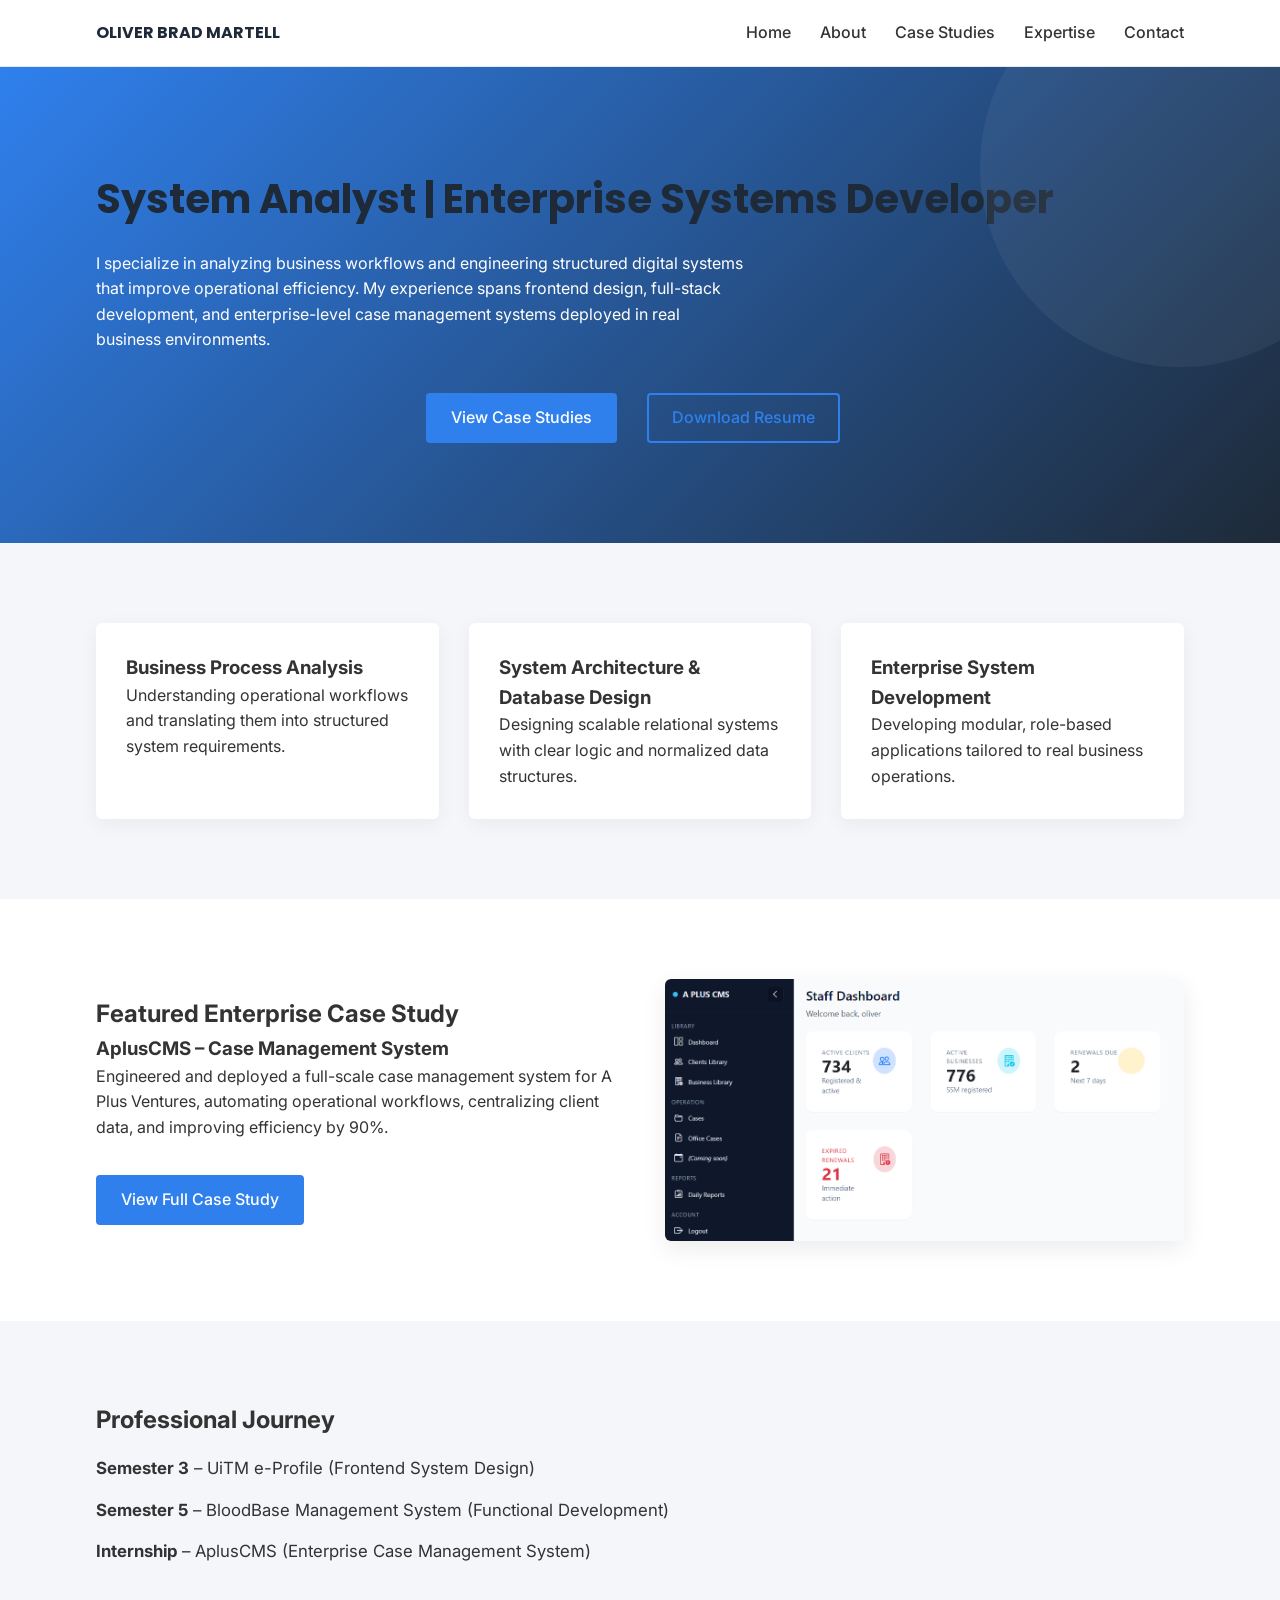
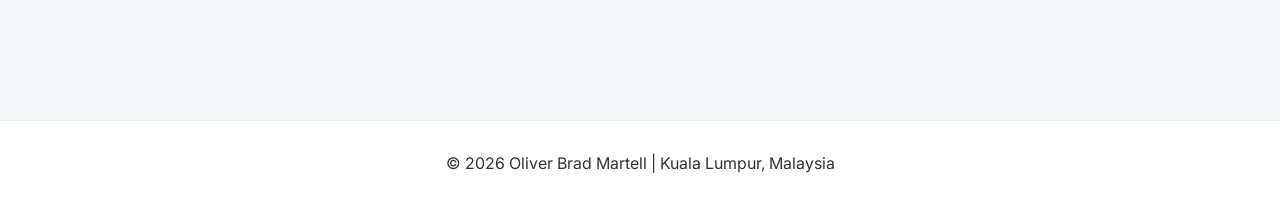
<file: index.html>
<!DOCTYPE html>
<html lang="en">

<head>
    <meta charset="UTF-8">
    <title>Oliver Brad Martell | System Analyst</title>
    <meta name="viewport" content="width=device-width, initial-scale=1.0">

    <!-- Google Fonts -->
    <link
        href="https://fonts.googleapis.com/css2?family=Poppins:wght@400;600;700&family=Inter:wght@300;400;500&display=swap"
        rel="stylesheet">

    <link rel="stylesheet" href="assets/css/style.css">
</head>

<body>

    <header>
        <div class="container nav-container">
            <div class="logo">OLIVER BRAD MARTELL</div>
            <nav>
                <a href="index.html">Home</a>
                <a href="about.html">About</a>
                <a href="case-studies.html">Case Studies</a>
                <a href="expertise.html">Expertise</a>
                <a href="contact.html">Contact</a>
            </nav>
        </div>
    </header>

    <section class="hero fade-in">
        <div class="container">
            <h1>System Analyst | Enterprise Systems Developer</h1>
            <p>
                I specialize in analyzing business workflows and engineering structured digital systems that improve
                operational efficiency.
                My experience spans frontend design, full-stack development, and enterprise-level case management
                systems deployed in real business environments.
            </p>
            <div class="hero-buttons">
                <a href="case-studies.html" class="btn-primary">View Case Studies</a>
                <a href="assets/resume/Oliver_Brad_Martell_Resume.pdf" 
                   class="btn btn-outline" 
                   target="_blank">
                   Download Resume
                </a>
            </div>
        </div>
    </section>

    <section class="focus-section">
        <div class="container focus-grid fade-in">
            <div class="focus-card">
                <h3>Business Process Analysis</h3>
                <p>Understanding operational workflows and translating them into structured system requirements.</p>
            </div>
            <div class="focus-card">
                <h3>System Architecture & Database Design</h3>
                <p>Designing scalable relational systems with clear logic and normalized data structures.</p>
            </div>
            <div class="focus-card">
                <h3>Enterprise System Development</h3>
                <p>Developing modular, role-based applications tailored to real business operations.</p>
            </div>
        </div>
    </section>

    <section class="featured-case fade-in">
        <div class="container featured-grid">
            <div>
                <h2>Featured Enterprise Case Study</h2>
                <h3>AplusCMS – Case Management System</h3>
                <p>
                    Engineered and deployed a full-scale case management system for A Plus Ventures,
                    automating operational workflows, centralizing client data, and improving efficiency by 90%.
                </p>
                <a href="case-apluscms.html" class="btn-primary">View Full Case Study</a>
            </div>
            <div class="placeholder-image">
                <a href="assets/images/AplusCMS_preview2.png" target="_blank">
                    <img src="assets/images/AplusCMS_preview2.png" alt="AplusCMS System Preview">
                </a>
            </div>
        </div>
    </section>

    <section class="timeline fade-in">
        <div class="container">
            <h2>Professional Journey</h2>
            <div class="timeline-item">
                <strong>Semester 3</strong> – UiTM e-Profile (Frontend System Design)
            </div>
            <div class="timeline-item">
                <strong>Semester 5</strong> – BloodBase Management System (Functional Development)
            </div>
            <div class="timeline-item">
                <strong>Internship</strong> – AplusCMS (Enterprise Case Management System)
            </div>
        </div>
    </section>

    <footer>
        <div class="container">
            <p>© 2026 Oliver Brad Martell | Kuala Lumpur, Malaysia</p>
        </div>
    </footer>

    <script>
        const faders = document.querySelectorAll('.fade-in');

        const appearOptions = {
            threshold: 0.2
        };

        const appearOnScroll = new IntersectionObserver(function (entries, appearOnScroll) {
            entries.forEach(entry => {
                if (!entry.isIntersecting) {
                    return;
                } else {
                    entry.target.classList.add('appear');
                    appearOnScroll.unobserve(entry.target);
                }
            });
        }, appearOptions);

        faders.forEach(fader => {
            appearOnScroll.observe(fader);
        });
    </script>

</body>


</html>
</file>
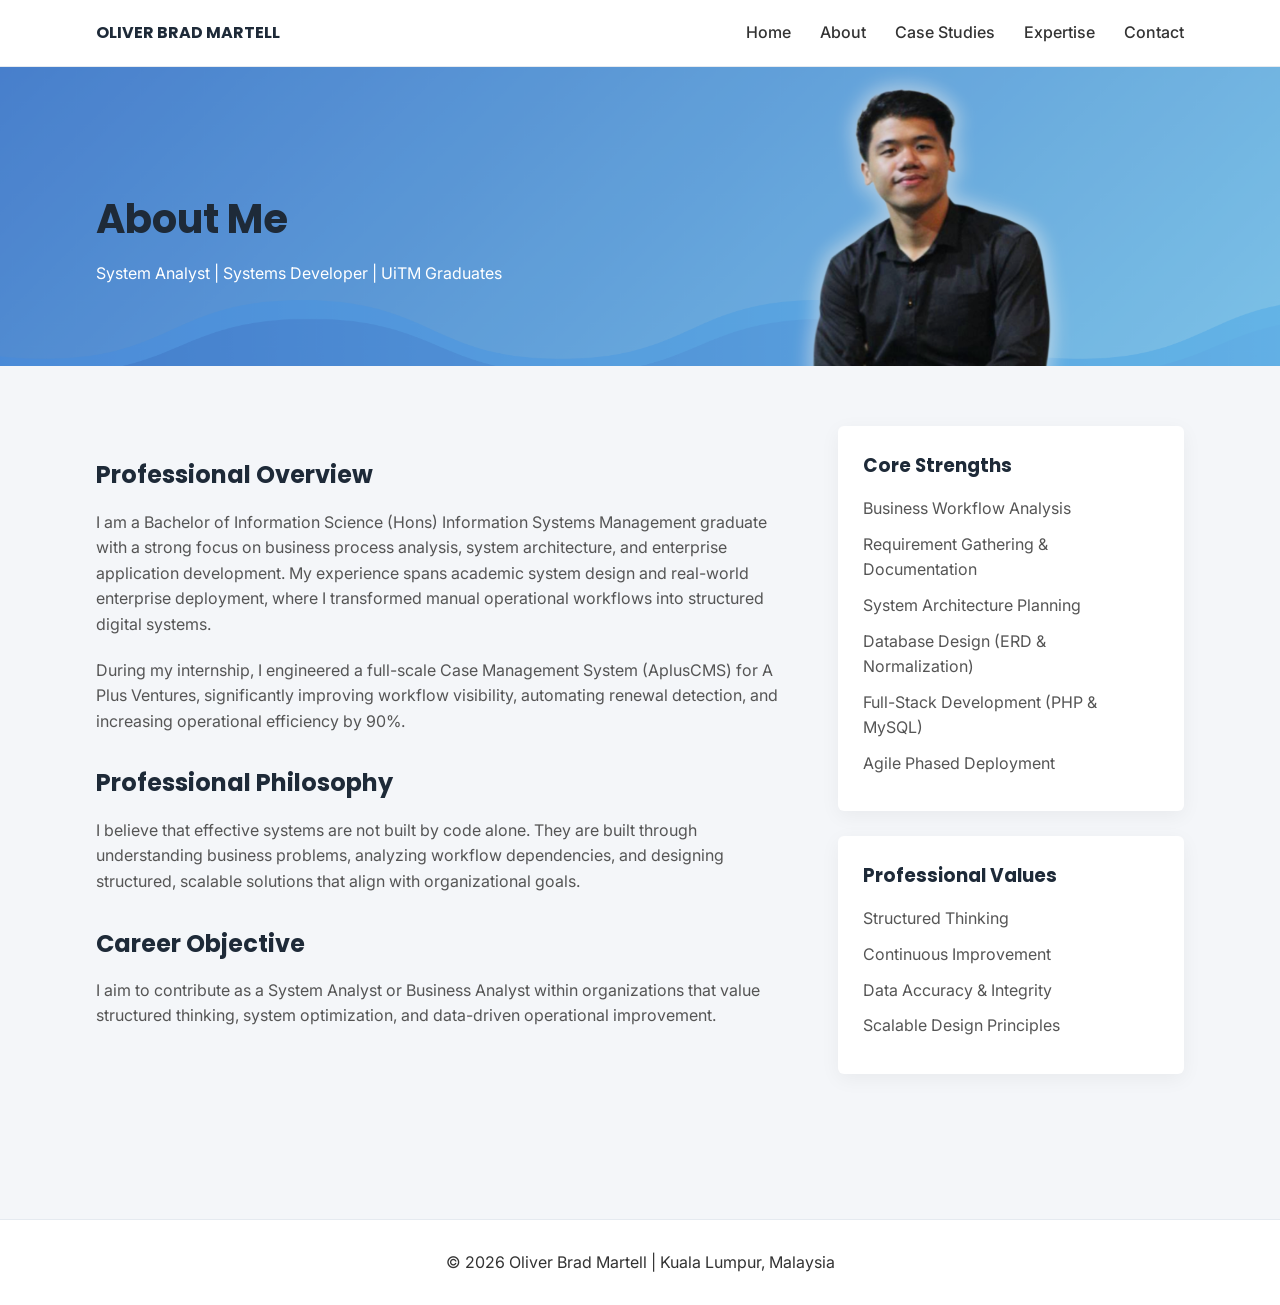
<file: about.html>
<!DOCTYPE html>
<html lang="en">

<head>
    <meta charset="UTF-8">
    <title>About | Oliver Brad Martell</title>
    <meta name="viewport" content="width=device-width, initial-scale=1.0">

    <link
        href="https://fonts.googleapis.com/css2?family=Poppins:wght@400;600;700&family=Inter:wght@300;400;500&display=swap"
        rel="stylesheet">
    <link rel="stylesheet" href="assets/css/style.css">
</head>

<body>

    <header>
        <div class="container nav-container">
            <div class="logo">OLIVER BRAD MARTELL</div>
            <nav>
                <a href="index.html">Home</a>
                <a href="about.html" class="active">About</a>
                <a href="case-studies.html">Case Studies</a>
                <a href="expertise.html">Expertise</a>
                <a href="contact.html">Contact</a>
            </nav>
        </div>
    </header>

    <section class="about-hero fade-in">
        <div class="container">
            <h1>About Me</h1>
            <p class="about-subtext">
                System Analyst | Systems Developer | UiTM Graduates
            </p>
        </div>
    </section>

    <section class="about-content fade-in">
        <div class="container about-grid">

            <div class="about-text">
                <h2>Professional Overview</h2>
                <p>
                    I am a Bachelor of Information Science (Hons) Information Systems Management graduate with a strong
                    focus on business process
                    analysis, system architecture, and enterprise application development.
                    My experience spans academic system design and real-world enterprise deployment, where I transformed
                    manual operational workflows into structured digital systems.
                </p>

                <p>
                    During my internship, I engineered a full-scale Case Management System (AplusCMS) for A Plus
                    Ventures, significantly improving workflow visibility, automating renewal detection, and increasing
                    operational efficiency by 90%.
                </p>

                <h2>Professional Philosophy</h2>
                <p>
                    I believe that effective systems are not built by code alone.
                    They are built through understanding business problems, analyzing workflow dependencies, and
                    designing structured, scalable solutions that align with organizational goals.
                </p>

                <h2>Career Objective</h2>
                <p>
                    I aim to contribute as a System Analyst or Business Analyst within organizations that value
                    structured thinking, system optimization, and data-driven operational improvement.
                </p>
            </div>

            <div class="about-highlight">
                <div class="highlight-card">
                    <h3>Core Strengths</h3>
                    <ul>
                        <li>Business Workflow Analysis</li>
                        <li>Requirement Gathering & Documentation</li>
                        <li>System Architecture Planning</li>
                        <li>Database Design (ERD & Normalization)</li>
                        <li>Full-Stack Development (PHP & MySQL)</li>
                        <li>Agile Phased Deployment</li>
                    </ul>
                </div>

                <div class="highlight-card">
                    <h3>Professional Values</h3>
                    <ul>
                        <li>Structured Thinking</li>
                        <li>Continuous Improvement</li>
                        <li>Data Accuracy & Integrity</li>
                        <li>Scalable Design Principles</li>
                    </ul>
                </div>
            </div>

        </div>
    </section>

    <footer>
        <div class="container">
            <p>© 2026 Oliver Brad Martell | Kuala Lumpur, Malaysia</p>
        </div>
    </footer>

    <script>
        const faders = document.querySelectorAll('.fade-in');

        const appearOptions = {
            threshold: 0.2
        };

        const appearOnScroll = new IntersectionObserver(function (entries, appearOnScroll) {
            entries.forEach(entry => {
                if (!entry.isIntersecting) {
                    return;
                } else {
                    entry.target.classList.add('appear');
                    appearOnScroll.unobserve(entry.target);
                }
            });
        }, appearOptions);

        faders.forEach(fader => {
            appearOnScroll.observe(fader);
        });
    </script>

</body>


</html>
</file>
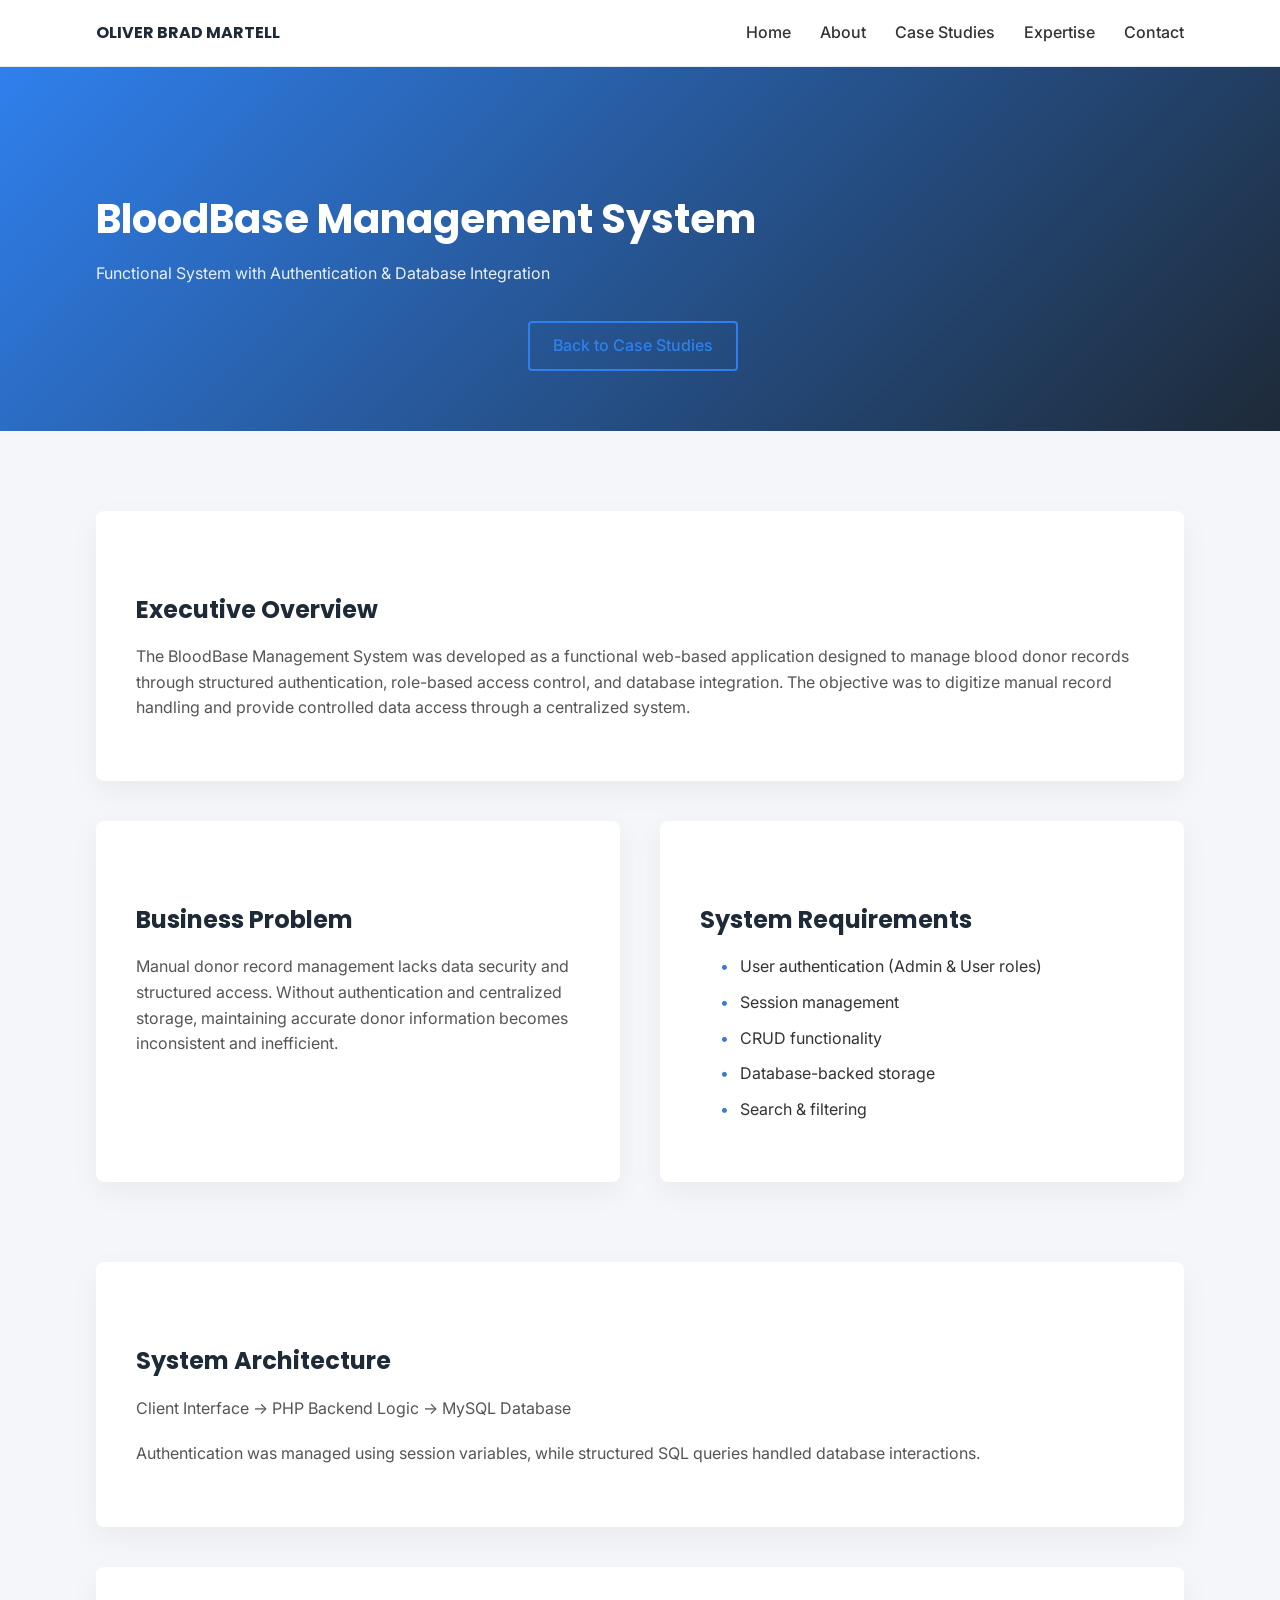
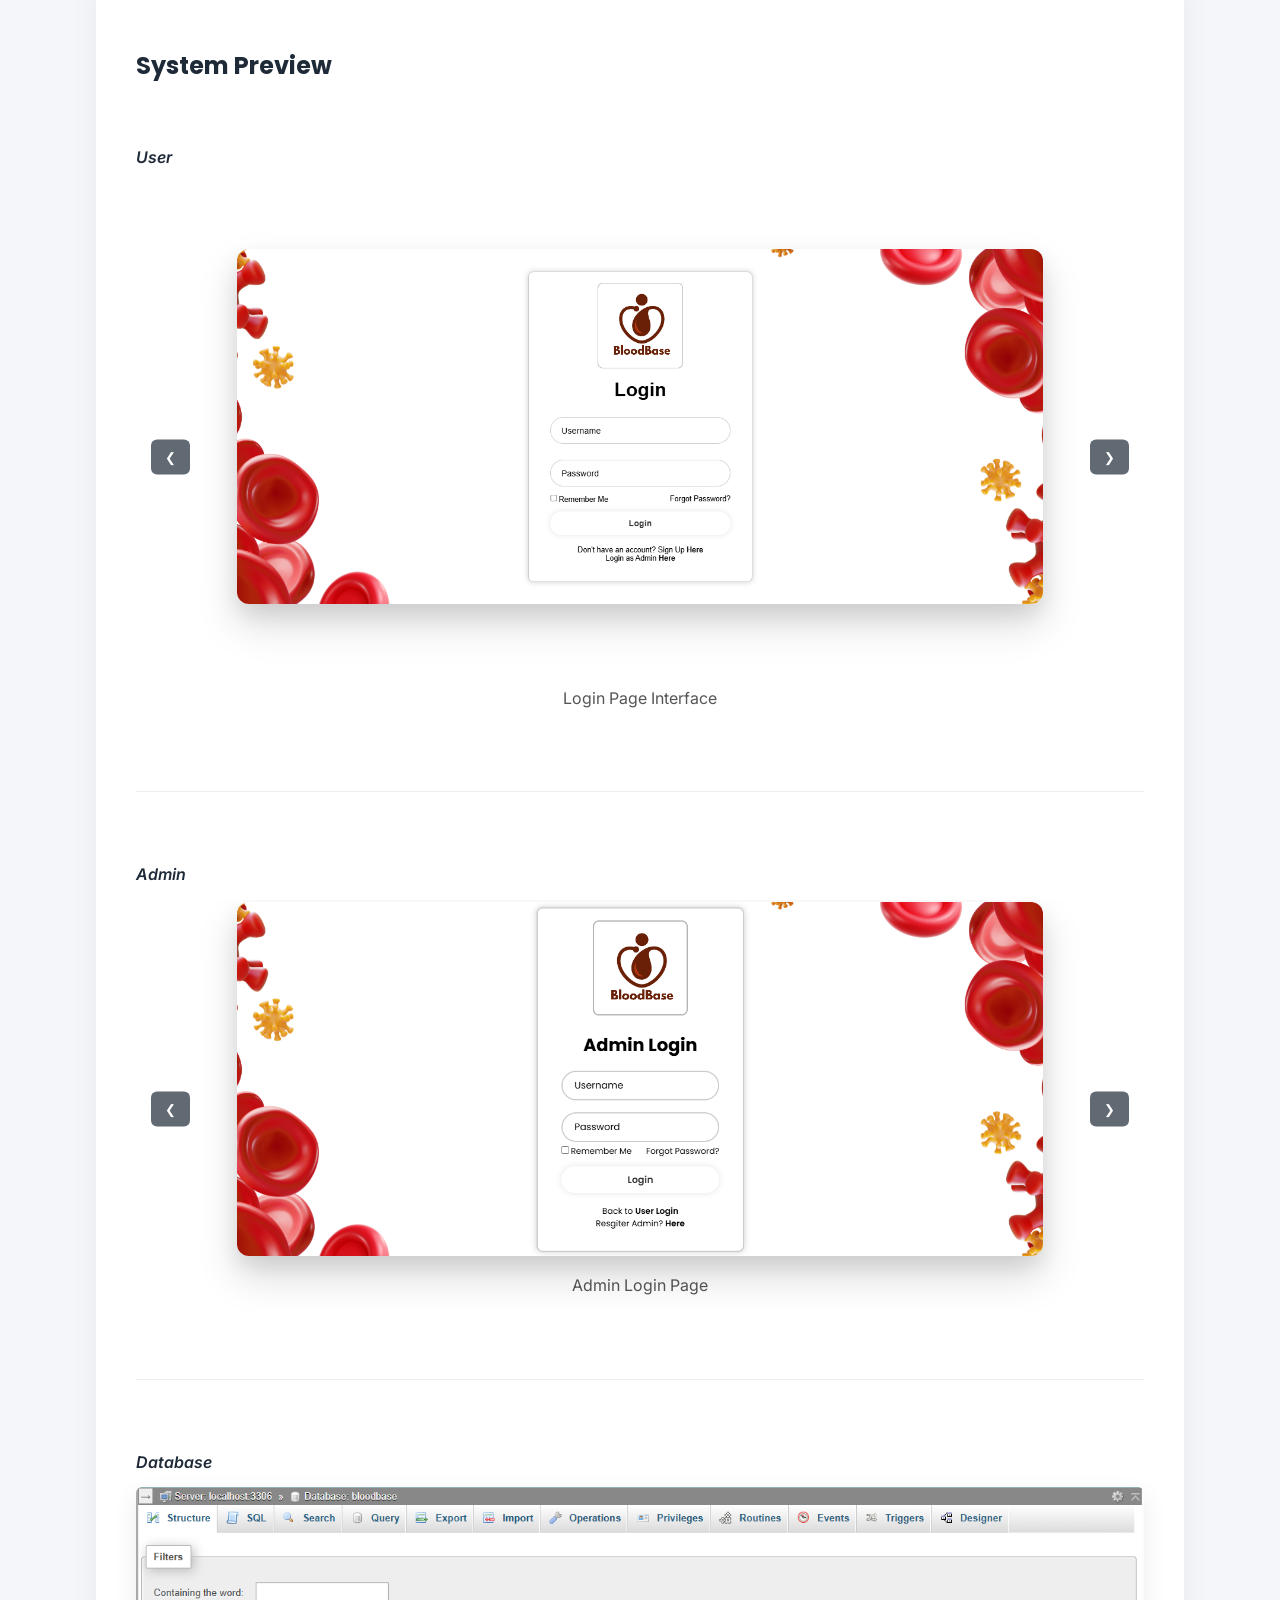
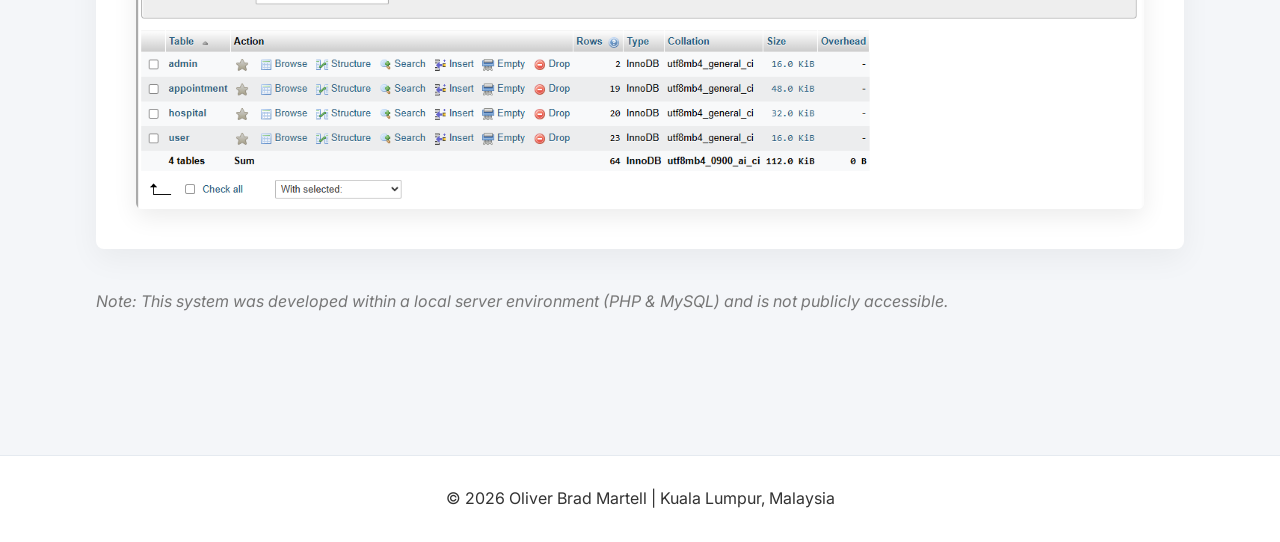
<file: case-bloodbase.html>
<!DOCTYPE html>
<html lang="en">

<head>
    <meta charset="UTF-8">
    <title>BloodBase Management System | Case Study</title>
    <meta name="viewport" content="width=device-width, initial-scale=1.0">

    <link
        href="https://fonts.googleapis.com/css2?family=Poppins:wght@400;600;700&family=Inter:wght@300;400;500&display=swap"
        rel="stylesheet">
    <link rel="stylesheet" href="assets/css/style.css">
</head>

<body>

    <header>
        <div class="container nav-container">
            <div class="logo">OLIVER BRAD MARTELL</div>
            <nav>
                <a href="index.html">Home</a>
                <a href="about.html">About</a>
                <a href="case-studies.html">Case Studies</a>
                <a href="expertise.html">Expertise</a>
                <a href="contact.html">Contact</a>
            </nav>
        </div>
    </header>

    <!-- HERO SECTION -->

    <section class="case-detail-hero fade-in">
        <div class="container">
            <h1>BloodBase Management System</h1>
            <p class="case-detail-type">
                Functional System with Authentication & Database Integration
            </p>

            <div class="hero-buttons">
                <a href="case-studies.html" class="btn-outline">
                    Back to Case Studies
                </a>
            </div>
        </div>
    </section>

    <!-- CONTENT SECTION -->

    <section class="case-detail-content">

        <div class="container">

            <!-- OVERVIEW CARD -->
            <div class="case-card-detail fade-in">
                <h2>Executive Overview</h2>
                <p>
                    The BloodBase Management System was developed as a functional web-based
                    application designed to manage blood donor records through structured
                    authentication, role-based access control, and database integration.
                    The objective was to digitize manual record handling and provide
                    controlled data access through a centralized system.
                </p>
            </div>

            <!-- PROBLEM & REQUIREMENTS GRID -->
            <div class="case-grid-detail fade-in">

                <div class="case-card-detail">
                    <h2>Business Problem</h2>
                    <p>
                        Manual donor record management lacks data security and structured access.
                        Without authentication and centralized storage, maintaining accurate
                        donor information becomes inconsistent and inefficient.
                    </p>
                </div>

                <div class="case-card-detail">
                    <h2>System Requirements</h2>
                    <ul class="case-list">
                        <li>User authentication (Admin & User roles)</li>
                        <li>Session management</li>
                        <li>CRUD functionality</li>
                        <li>Database-backed storage</li>
                        <li>Search & filtering</li>
                    </ul>
                </div>

            </div>

            <!-- ARCHITECTURE CARD -->
            <div class="case-card-detail fade-in">
                <h2>System Architecture</h2>
                <p>
                    Client Interface → PHP Backend Logic → MySQL Database
                </p>
                <p>
                    Authentication was managed using session variables,
                    while structured SQL queries handled database interactions.
                </p>
            </div>

            <!-- SYSTEM PREVIEW SECTION -->
            <div class="case-card-detail fade-in">
                <h2>System Preview</h2>

                <!-- User Section -->
                <div class="preview-role">
                    <h4><i>User</i></h4>
                    <div class="carousel">

                        <div class="carousel-images">
                            <div class="carousel-frame">
                                <img src="assets/images/bbs_login.png" alt="Login Page">
                            </div>

                            <div class="carousel-frame">
                                <img src="assets/images/bbs_homapage.png" alt="Homepage">
                            </div>

                            <div class="carousel-frame">
                                <img src="assets/images/bbs_about_2.1.png" alt="About Section 1">
                            </div>

                            <div class="carousel-frame">
                                <img src="assets/images/bbs_about_2.2..png" alt="About Section 2">
                            </div>

                            <div class="carousel-frame">
                                <img src="assets/images/bbs_homepage_footer.png" alt="Footer">
                            </div>

                            <div class="carousel-frame">
                                <img src="assets/images/bbs_user_eligiblity_form.png" alt="Eligibility Form">
                            </div>

                            <div class="carousel-frame">
                                <img src="assets/images/bbs_user_appointment_form.png" alt="Appointment Form">
                            </div>

                            <div class="carousel-frame">
                                <img src="assets/images/bbs_user_appointment_pdf.png" alt="Pdf Form">
                            </div>

                            <div class="carousel-frame">
                                <img src="assets/images/bbs_user_appointment_history.png" alt="History page">
                            </div>
                        </div>

                        <button class="carousel-btn prev">&#10094;</button>
                        <button class="carousel-btn next">&#10095;</button>

                        <div class="carousel-caption">
                            <p class="carousel-text" data-captions='[
                                "Login Page Interface",
                                "User Homepage Dashboard",
                                "About Section – Information Overview",
                                "About Section – Additional Details",
                                "Homepage Footer Area",
                                "Eligibility Form",
                                "Appointment Form",
                                "PDF Appointment Letter",
                                "Appointment History Page"
                        ]'>
                            </p>
                        </div>
                    </div>
                </div>

                <!-- Admin Section -->
                <div class="preview-role">
                    <h4 style="margin-top:50px;"><i>Admin</i></h4>
                    <div class="carousel">

                        <div class="carousel-images">
                            <div class="carousel-frame">
                                <img src="assets/images/bbs_admin_login.png" alt="Admin Login Page">
                            </div>

                            <div class="carousel-frame">
                                <img src="assets/images/bbs_admin_homepage.png" alt="Admin Dashboard">
                            </div>

                            <div class="carousel-frame">
                                <img src="assets/images/bbs_admin_report.png" alt="Admin Report Page">
                            </div>
                        </div>

                        <button class="carousel-btn prev">&#10094;</button>
                        <button class="carousel-btn next">&#10095;</button>

                        <div class="carousel-caption">
                            <p class="carousel-text" data-captions='[
                                "Admin Login Page",
                                "Admin Dashboard Homepage",
                                "Admin Report Page"
                        ]'>
                            </p>
                        </div>
                    </div>
                </div>

                <!-- Database section -->
                <div class="preview-role">
                    <h4 style="margin-top:50px;"><i>Database</i></h4>
                    <div class="placeholder-image">
                        <a href="assets/images/bbs_db.png" target="_blank">
                            <img src="assets/images/bbs_db.png" alt="Blood Base System Database">
                        </a>
                    </div>
                </div>
            </div>

            <div class="case-note fade-in">
                Note: This system was developed within a local server environment (PHP & MySQL)
                and is not publicly accessible.
            </div>

        </div>

    </section>

    <footer>
        <div class="container">
            <p>© 2026 Oliver Brad Martell | Kuala Lumpur, Malaysia</p>
        </div>
    </footer>

    <script>
        const faders = document.querySelectorAll('.fade-in');

        const appearOptions = {
            threshold: 0.2
        };

        const appearOnScroll = new IntersectionObserver(function (entries, appearOnScroll) {
            entries.forEach(entry => {
                if (!entry.isIntersecting) {
                    return;
                } else {
                    entry.target.classList.add('appear');
                    appearOnScroll.unobserve(entry.target);
                }
            });
        }, appearOptions);

        faders.forEach(fader => {
            appearOnScroll.observe(fader);
        });
    </script>
    <script>
        document.querySelectorAll('.carousel').forEach(carousel => {

            const imagesContainer = carousel.querySelector('.carousel-images');
            const frames = carousel.querySelectorAll('.carousel-frame');
            const prevBtn = carousel.querySelector('.prev');
            const nextBtn = carousel.querySelector('.next');
            const captionElement = carousel.querySelector('.carousel-text');

            let index = 0;

            // Get captions from data attribute
            let captions = [];
            if (captionElement && captionElement.dataset.captions) {
                captions = JSON.parse(captionElement.dataset.captions);
            }

            function updateCarousel() {
                imagesContainer.style.transform = `translateX(-${index * 100}%)`;

                if (captionElement) {
                    captionElement.textContent = captions[index] || `Image ${index + 1}`;
                }
            }

            nextBtn.addEventListener('click', () => {
                index = (index + 1) % frames.length;
                updateCarousel();
            });

            prevBtn.addEventListener('click', () => {
                index = (index - 1 + frames.length) % frames.length;
                updateCarousel();
            });

            // Initialize first caption
            updateCarousel();
        });
    </script>
</body>

</html>
</file>
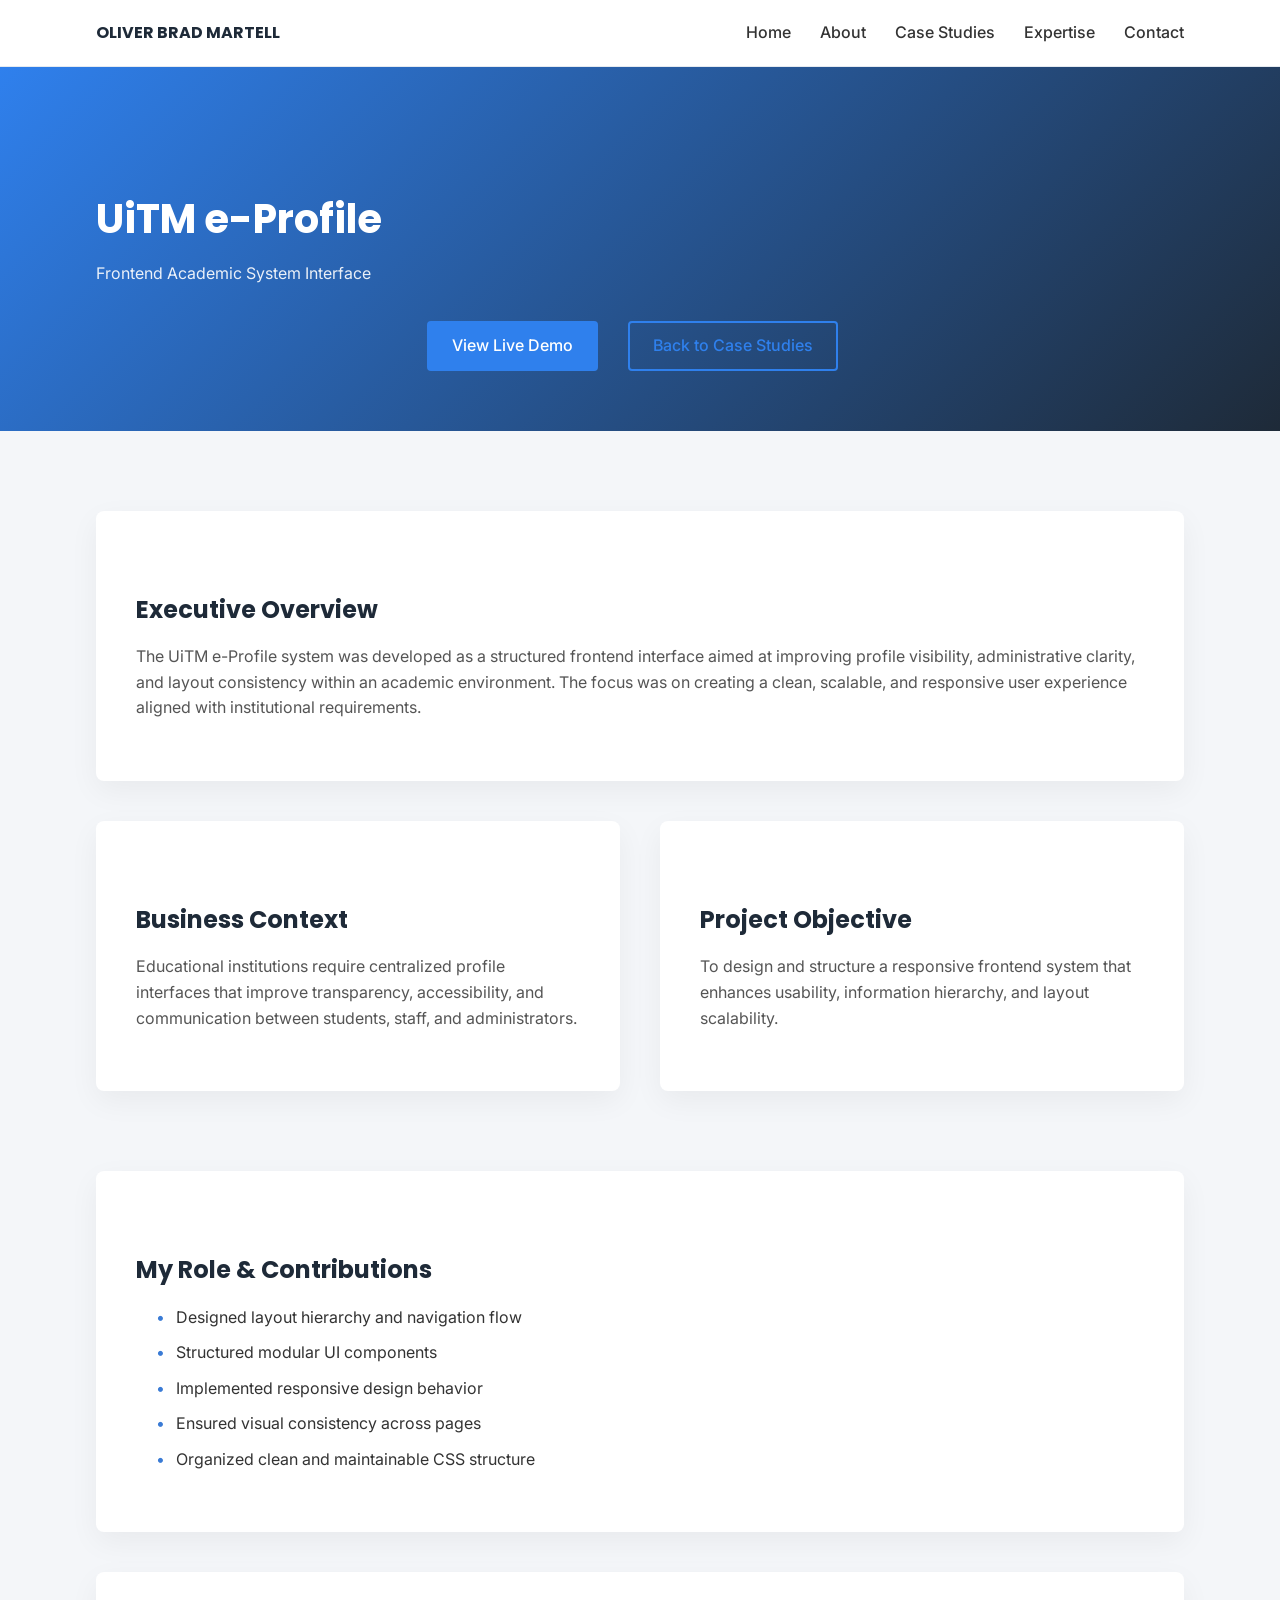
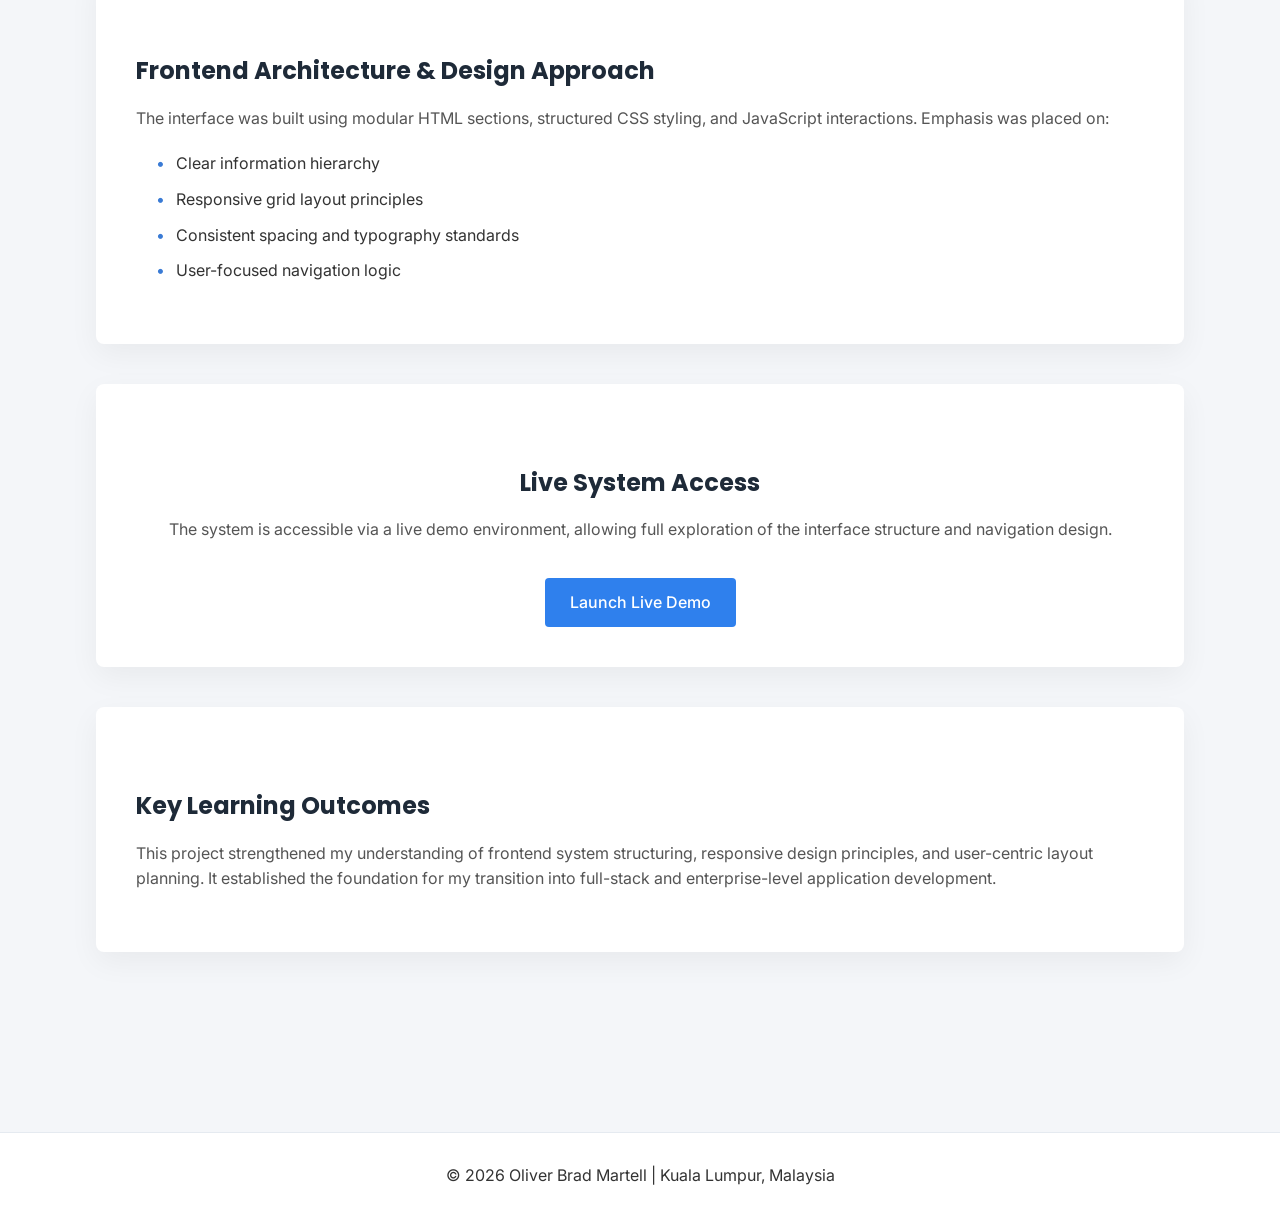
<file: case-eprofile.html>
<!DOCTYPE html>
<html lang="en">

<head>
    <meta charset="UTF-8">
    <title>UiTM e-Profile | Case Study</title>
    <meta name="viewport" content="width=device-width, initial-scale=1.0">

    <link
        href="https://fonts.googleapis.com/css2?family=Poppins:wght@400;600;700&family=Inter:wght@300;400;500&display=swap"
        rel="stylesheet">
    <link rel="stylesheet" href="assets/css/style.css">
</head>

<body>

    <header>
        <div class="container nav-container">
            <div class="logo">OLIVER BRAD MARTELL</div>
            <nav>
                <a href="index.html">Home</a>
                <a href="about.html">About</a>
                <a href="case-studies.html">Case Studies</a>
                <a href="expertise.html">Expertise</a>
                <a href="contact.html">Contact</a>
            </nav>
        </div>
    </header>

    <!-- HERO SECTION -->

    <section class="case-detail-hero fade-in">
        <div class="container">
            <h1>UiTM e-Profile</h1>
            <p class="case-detail-type">
                Frontend Academic System Interface
            </p>

            <div class="hero-buttons">
                <a href="https://oliver905806.github.io/oliverbrad.github.io/" target="_blank" class="btn-primary">
                    View Live Demo
                </a>

                <a href="case-studies.html" class="btn-outline">
                    Back to Case Studies
                </a>
            </div>
        </div>
    </section>

    <!-- OVERVIEW -->

    <section class="case-detail-content">

        <div class="container">

            <!-- EXECUTIVE SUMMARY -->
            <div class="case-card-detail fade-in">
                <h2>Executive Overview</h2>
                <p>
                    The UiTM e-Profile system was developed as a structured frontend interface
                    aimed at improving profile visibility, administrative clarity,
                    and layout consistency within an academic environment.
                    The focus was on creating a clean, scalable, and responsive
                    user experience aligned with institutional requirements.
                </p>
            </div>

            <!-- CONTEXT & OBJECTIVE GRID -->
            <div class="case-grid-detail fade-in">

                <div class="case-card-detail">
                    <h2>Business Context</h2>
                    <p>
                        Educational institutions require centralized profile interfaces
                        that improve transparency, accessibility, and communication
                        between students, staff, and administrators.
                    </p>
                </div>

                <div class="case-card-detail">
                    <h2>Project Objective</h2>
                    <p>
                        To design and structure a responsive frontend system
                        that enhances usability, information hierarchy,
                        and layout scalability.
                    </p>
                </div>

            </div>

            <!-- ROLE SECTION -->
            <div class="case-card-detail fade-in">
                <h2>My Role & Contributions</h2>
                <ul class="case-list">
                    <li>Designed layout hierarchy and navigation flow</li>
                    <li>Structured modular UI components</li>
                    <li>Implemented responsive design behavior</li>
                    <li>Ensured visual consistency across pages</li>
                    <li>Organized clean and maintainable CSS structure</li>
                </ul>
            </div>

            <!-- DESIGN APPROACH -->
            <div class="case-card-detail fade-in">
                <h2>Frontend Architecture & Design Approach</h2>
                <p>
                    The interface was built using modular HTML sections,
                    structured CSS styling, and JavaScript interactions.
                    Emphasis was placed on:
                </p>

                <ul class="case-list">
                    <li>Clear information hierarchy</li>
                    <li>Responsive grid layout principles</li>
                    <li>Consistent spacing and typography standards</li>
                    <li>User-focused navigation logic</li>
                </ul>
            </div>

            <!-- LIVE DEMO HIGHLIGHT -->
            <div class="case-card-detail fade-in" style="text-align:center;">
                <h2>Live System Access</h2>
                <p>
                    The system is accessible via a live demo environment,
                    allowing full exploration of the interface structure and navigation design.
                </p>

                <div style="margin-top:25px;">
                    <a href="https://oliver905806.github.io/oliverbrad.github.io/" target="_blank" class="btn-primary">
                        Launch Live Demo
                    </a>
                </div>
            </div>

            <!-- LEARNING OUTCOME -->
            <div class="case-card-detail fade-in">
                <h2>Key Learning Outcomes</h2>
                <p>
                    This project strengthened my understanding of frontend system structuring,
                    responsive design principles, and user-centric layout planning.
                    It established the foundation for my transition into full-stack
                    and enterprise-level application development.
                </p>
            </div>

        </div>

    </section>

    <footer>
        <div class="container">
            <p>© 2026 Oliver Brad Martell | Kuala Lumpur, Malaysia</p>
        </div>
    </footer>

    <script>
        const faders = document.querySelectorAll('.fade-in');

        const appearOptions = {
            threshold: 0.2
        };

        const appearOnScroll = new IntersectionObserver(function (entries, appearOnScroll) {
            entries.forEach(entry => {
                if (!entry.isIntersecting) {
                    return;
                } else {
                    entry.target.classList.add('appear');
                    appearOnScroll.unobserve(entry.target);
                }
            });
        }, appearOptions);

        faders.forEach(fader => {
            appearOnScroll.observe(fader);
        });
    </script>

</body>

</html>
</file>
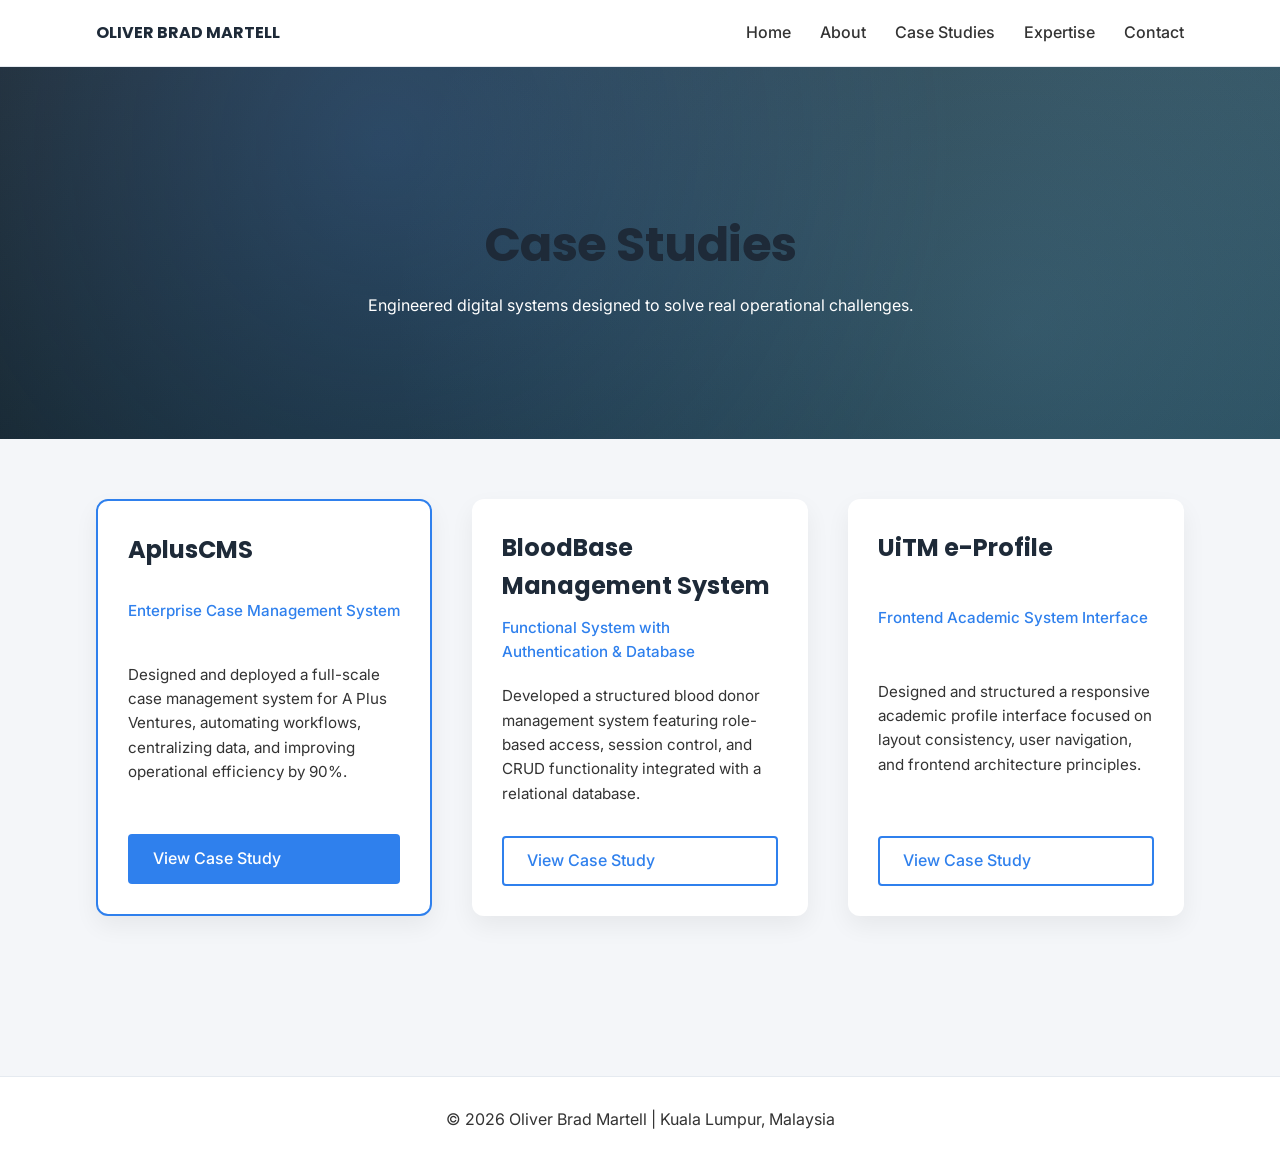
<file: case-studies.html>
<!DOCTYPE html>
<html lang="en">

<head>
    <meta charset="UTF-8">
    <title>Case Studies | Oliver Brad Martell</title>
    <meta name="viewport" content="width=device-width, initial-scale=1.0">

    <link
        href="https://fonts.googleapis.com/css2?family=Poppins:wght@400;600;700&family=Inter:wght@300;400;500&display=swap"
        rel="stylesheet">
    <link rel="stylesheet" href="assets/css/style.css">
</head>

<body>

    <header>
        <div class="container nav-container">
            <div class="logo">OLIVER BRAD MARTELL</div>
            <nav>
                <a href="index.html">Home</a>
                <a href="about.html">About</a>
                <a href="case-studies.html" class="active">Case Studies</a>
                <a href="expertise.html">Expertise</a>
                <a href="contact.html">Contact</a>
            </nav>
        </div>
    </header>

    <section class="case-hero fade-in">
        <div class="container">
            <h1>Case Studies</h1>
            <p class="case-subtext">
                Engineered digital systems designed to solve real operational challenges.
            </p>
        </div>
    </section>

    <section class="case-overview fade-in">
        <div class="container case-grid">

            <!-- AplusCMS (Highlighted) -->
            <div class="case-card featured-card">
                <h2>AplusCMS</h2>
                <p class="case-type">Enterprise Case Management System</p>
                <p>
                    Designed and deployed a full-scale case management system for A Plus Ventures,
                    automating workflows, centralizing data, and improving operational efficiency by 90%.
                </p>
                <a href="case-apluscms.html" class="btn-primary">View Case Study</a>
            </div>

            <!-- BloodBase -->
            <div class="case-card">
                <h2>BloodBase Management System</h2>
                <p class="case-type">Functional System with Authentication & Database</p>
                <p>
                    Developed a structured blood donor management system featuring role-based access,
                    session control, and CRUD functionality integrated with a relational database.
                </p>
                <a href="case-bloodbase.html" class="btn-outline">View Case Study</a>
            </div>

            <!-- UiTM e-Profile -->
            <div class="case-card">
                <h2>UiTM e-Profile</h2>
                <p class="case-type">Frontend Academic System Interface</p>
                <p>
                    Designed and structured a responsive academic profile interface focused on layout
                    consistency, user navigation, and frontend architecture principles.
                </p>
                <a href="case-eprofile.html" class="btn-outline">View Case Study</a>
            </div>

        </div>
    </section>

    <footer>
        <div class="container">
            <p>© 2026 Oliver Brad Martell | Kuala Lumpur, Malaysia</p>
        </div>
    </footer>

    <script>
        const faders = document.querySelectorAll('.fade-in');

        const appearOptions = {
            threshold: 0.2
        };

        const appearOnScroll = new IntersectionObserver(function (entries, appearOnScroll) {
            entries.forEach(entry => {
                if (!entry.isIntersecting) {
                    return;
                } else {
                    entry.target.classList.add('appear');
                    appearOnScroll.unobserve(entry.target);
                }
            });
        }, appearOptions);

        faders.forEach(fader => {
            appearOnScroll.observe(fader);
        });
    </script>

</body>

</html>
</file>
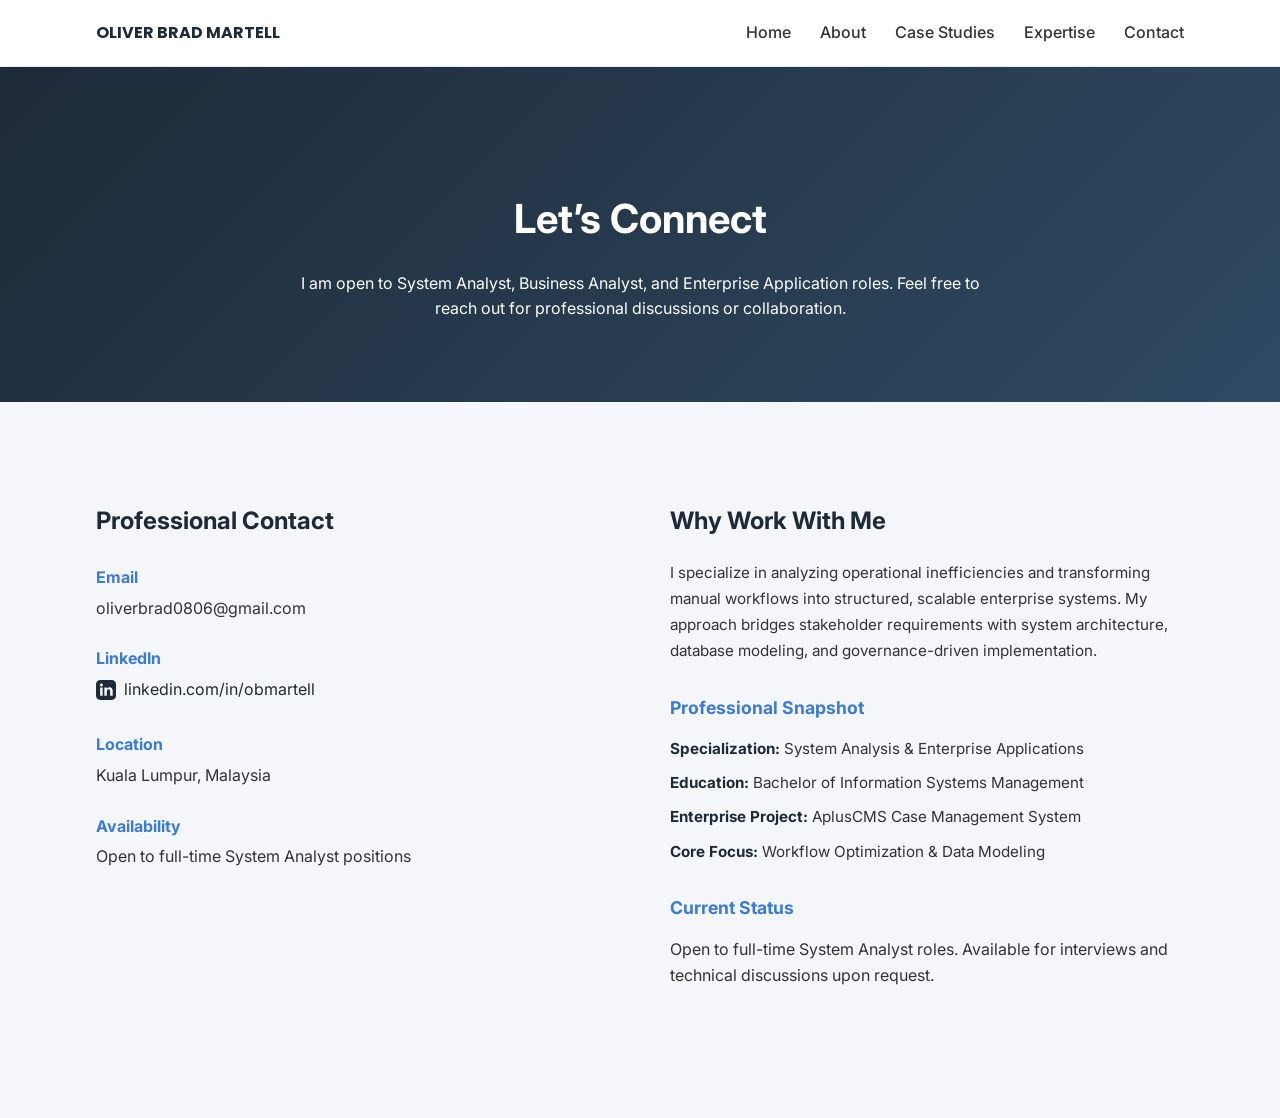
<file: contact.html>
<!DOCTYPE html>
<html lang="en">

<head>
    <meta charset="UTF-8">
    <title>Expertise | System Analyst</title>
    <link
        href="https://fonts.googleapis.com/css2?family=Poppins:wght@400;600;700&family=Inter:wght@300;400;500&display=swap"
        rel="stylesheet">
    <link rel="stylesheet" href="assets/css/style.css">
</head>

<body>

    <header>
        <div class="container nav-container">
            <div class="logo">OLIVER BRAD MARTELL</div>
            <nav>
                <a href="index.html">Home</a>
                <a href="about.html">About</a>
                <a href="case-studies.html">Case Studies</a>
                <a href="expertise.html">Expertise</a>
                <a href="contact.html">Contact</a>
            </nav>
        </div>
    </header>

    <!-- HERO -->
    <section class="contact-hero">
        <div class="container">
            <h1>Let’s Connect</h1>
            <p class="contact-subtitle">
                I am open to System Analyst, Business Analyst, and Enterprise Application roles.
                Feel free to reach out for professional discussions or collaboration.
            </p>
        </div>
    </section>

    <!-- CONTACT SECTION -->
    <section class="contact-section">
        <div class="container">

            <div class="contact-grid">

                <!-- Contact Info -->
                <div class="contact-info">
                    <h2>Professional Contact</h2>

                    <div class="contact-item">
                        <strong>Email</strong>
                        <p>oliverbrad0806@gmail.com</p>
                    </div>

                    <div class="contact-item">
                        <strong>LinkedIn</strong>
                        <a href="https://www.linkedin.com/in/obmartell" target="_blank" class="linkedin-link">
                            <svg width="20" height="20" viewBox="0 0 24 24" fill="currentColor">
                                <path d="M19 0h-14c-2.761 0-5 2.239-5 5v14c0 
                                2.761 2.239 5 5 5h14c2.761 0 5-2.239 
                                5-5v-14c0-2.761-2.239-5-5-5zm-11 
                                19h-3v-10h3v10zm-1.5-11.268c-.966 
                                0-1.75-.784-1.75-1.75s.784-1.75 
                                1.75-1.75 1.75.784 1.75 
                                1.75-.784 1.75-1.75 
                                1.75zm13.5 11.268h-3v-5.604c0-3.368-4-3.113-4 
                                0v5.604h-3v-10h3v1.528c1.396-2.586 
                                7-2.777 7 2.476v5.996z" />
                            </svg>
                            linkedin.com/in/obmartell
                        </a>
                    </div>

                    <div class="contact-item">
                        <strong>Location</strong>
                        <p>Kuala Lumpur, Malaysia</p>
                    </div>

                    <div class="contact-item">
                        <strong>Availability</strong>
                        <p>Open to full-time System Analyst positions</p>
                    </div>
                </div>

                <!-- Contact Profile -->
                <div class="contact-profile">

                    <h2>Why Work With Me</h2>
                    <p class="profile-summary">
                        I specialize in analyzing operational inefficiencies and transforming
                        manual workflows into structured, scalable enterprise systems.
                        My approach bridges stakeholder requirements with system architecture,
                        database modeling, and governance-driven implementation.
                    </p>

                    <div class="profile-section">
                        <h3>Professional Snapshot</h3>
                        <ul class="profile-list">
                            <li><strong>Specialization:</strong> System Analysis & Enterprise Applications</li>
                            <li><strong>Education:</strong> Bachelor of Information Systems Management</li>
                            <li><strong>Enterprise Project:</strong> AplusCMS Case Management System</li>
                            <li><strong>Core Focus:</strong> Workflow Optimization & Data Modeling</li>
                        </ul>
                    </div>

                    <div class="profile-section">
                        <h3>Current Status</h3>
                        <p>
                            Open to full-time System Analyst roles.
                            Available for interviews and technical discussions upon request.
                        </p>
                    </div>

                </div>
            </div>

        </div>
    </section>

</body>

</html>
</file>
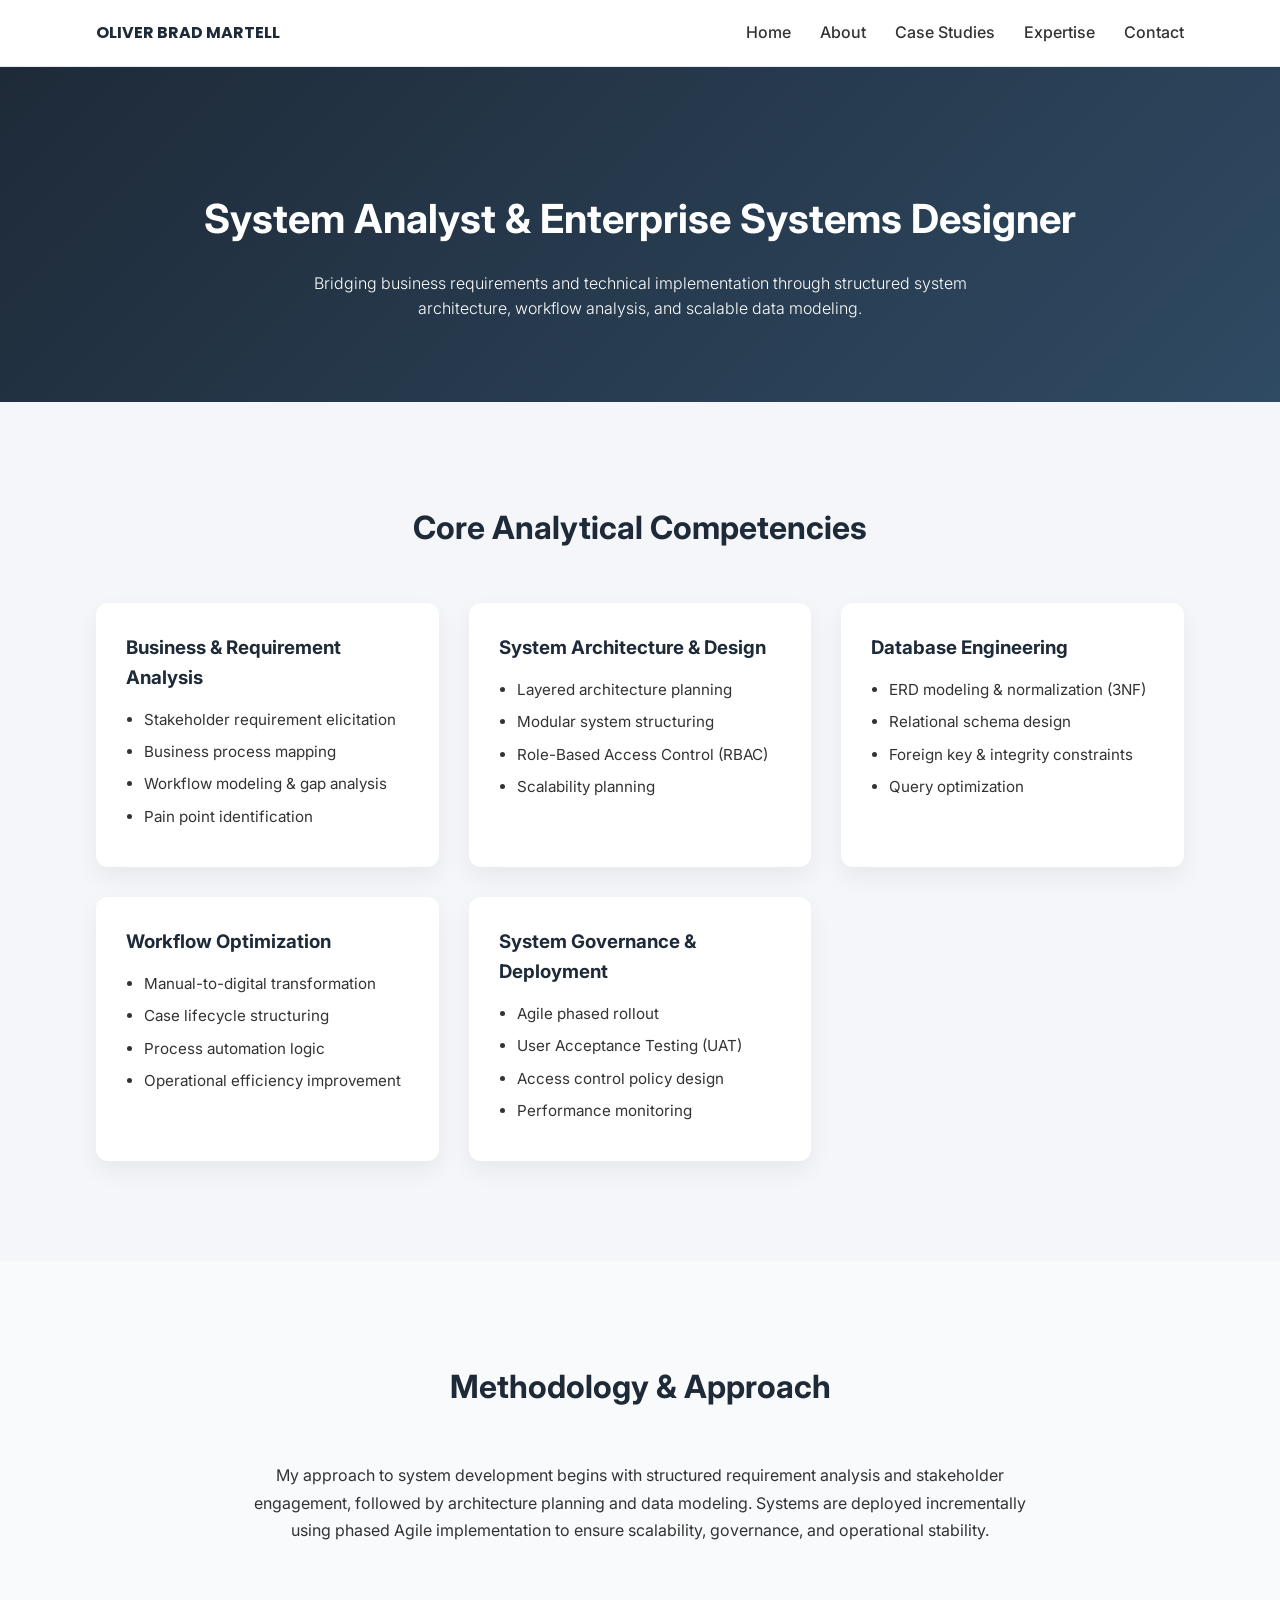
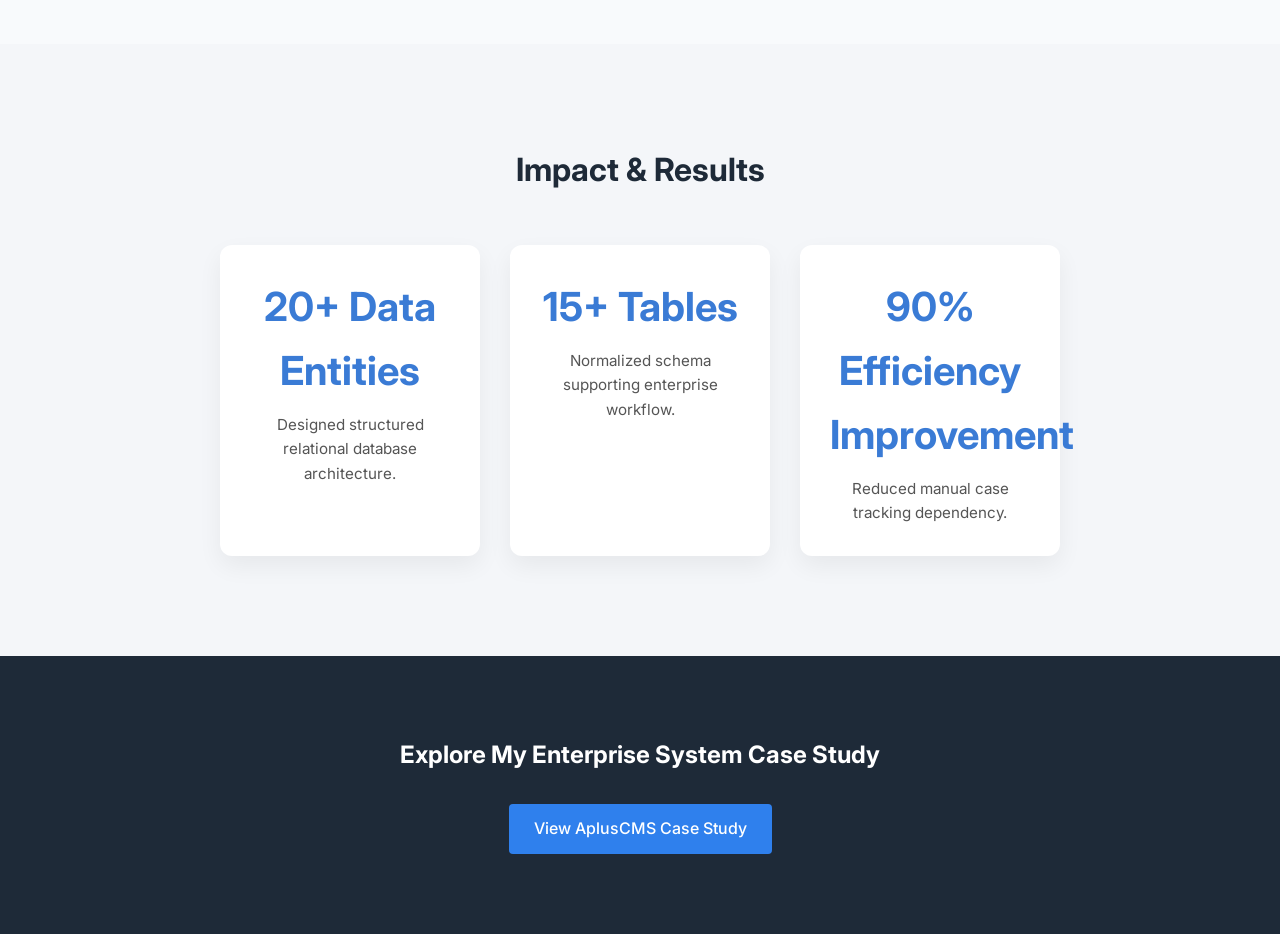
<file: expertise.html>
<!DOCTYPE html>
<html lang="en">

<head>
    <meta charset="UTF-8">
    <title>Expertise | System Analyst</title>
    <link
        href="https://fonts.googleapis.com/css2?family=Poppins:wght@400;600;700&family=Inter:wght@300;400;500&display=swap"
        rel="stylesheet">
    <link rel="stylesheet" href="assets/css/style.css">
</head>

<body>

    <header>
        <div class="container nav-container">
            <div class="logo">OLIVER BRAD MARTELL</div>
            <nav>
                <a href="index.html">Home</a>
                <a href="about.html">About</a>
                <a href="case-studies.html">Case Studies</a>
                <a href="expertise.html">Expertise</a>
                <a href="contact.html">Contact</a>
            </nav>
        </div>
    </header>

    <!-- HERO -->
    <section class="expertise-hero">
        <div class="container">
            <h1>System Analyst & Enterprise Systems Designer</h1>
            <p class="hero-subtitle">
                Bridging business requirements and technical implementation through structured
                system architecture, workflow analysis, and scalable data modeling.
            </p>
        </div>
    </section>

    <!-- CORE COMPETENCIES -->
    <section class="expertise-section">
        <div class="container">
            <h2>Core Analytical Competencies</h2>

            <div class="expertise-grid">

                <div class="expertise-card">
                    <h3>Business & Requirement Analysis</h3>
                    <ul>
                        <li>Stakeholder requirement elicitation</li>
                        <li>Business process mapping</li>
                        <li>Workflow modeling & gap analysis</li>
                        <li>Pain point identification</li>
                    </ul>
                </div>

                <div class="expertise-card">
                    <h3>System Architecture & Design</h3>
                    <ul>
                        <li>Layered architecture planning</li>
                        <li>Modular system structuring</li>
                        <li>Role-Based Access Control (RBAC)</li>
                        <li>Scalability planning</li>
                    </ul>
                </div>

                <div class="expertise-card">
                    <h3>Database Engineering</h3>
                    <ul>
                        <li>ERD modeling & normalization (3NF)</li>
                        <li>Relational schema design</li>
                        <li>Foreign key & integrity constraints</li>
                        <li>Query optimization</li>
                    </ul>
                </div>

                <div class="expertise-card">
                    <h3>Workflow Optimization</h3>
                    <ul>
                        <li>Manual-to-digital transformation</li>
                        <li>Case lifecycle structuring</li>
                        <li>Process automation logic</li>
                        <li>Operational efficiency improvement</li>
                    </ul>
                </div>

                <div class="expertise-card">
                    <h3>System Governance & Deployment</h3>
                    <ul>
                        <li>Agile phased rollout</li>
                        <li>User Acceptance Testing (UAT)</li>
                        <li>Access control policy design</li>
                        <li>Performance monitoring</li>
                    </ul>
                </div>

            </div>
        </div>
    </section>

    <!-- METHODOLOGY -->
    <section class="expertise-section section-alt">
        <div class="container">
            <h2>Methodology & Approach</h2>
            <p class="expertise-text">
                My approach to system development begins with structured requirement analysis
                and stakeholder engagement, followed by architecture planning and data modeling.
                Systems are deployed incrementally using phased Agile implementation to ensure
                scalability, governance, and operational stability.
            </p>
        </div>
    </section>

    <!-- IMPACT -->
    <section class="expertise-section">
        <div class="container">
            <h2>Impact & Results</h2>

            <div class="impact-grid">
                <div class="impact-card">
                    <h3>20+ Data Entities</h3>
                    <p>Designed structured relational database architecture.</p>
                </div>

                <div class="impact-card">
                    <h3>15+ Tables</h3>
                    <p>Normalized schema supporting enterprise workflow.</p>
                </div>

                <div class="impact-card">
                    <h3>90% Efficiency Improvement</h3>
                    <p>Reduced manual case tracking dependency.</p>
                </div>
            </div>
        </div>
    </section>

    <!-- CTA -->
    <section class="expertise-cta">
        <div class="container">
            <h2>Explore My Enterprise System Case Study</h2>
            <a href="case-apluscms.html" class="btn-primary">View AplusCMS Case Study</a>
        </div>
    </section>

</body>

</html>
</file>
<file: assets/css/style.css>
*

/************************************************************************/
/************************** index.html **********************************/
    {
    margin: 0;
    padding: 0;
    box-sizing: border-box;
}

body {
    font-family: 'Inter', sans-serif;
    background-color: #F4F6F9;
    color: #333;
    line-height: 1.6;
}

.container {
    width: 85%;
    max-width: 1100px;
    margin: auto;
}

header {
    background: white;
    padding: 20px 0;
    border-bottom: 1px solid #E5EAF0;
}

.nav-container {
    display: flex;
    justify-content: space-between;
    align-items: center;
}

.logo {
    font-family: 'Poppins', sans-serif;
    font-weight: 700;
    color: #1E2A38;
}

nav a {
    margin-left: 25px;
    text-decoration: none;
    color: #333;
    font-weight: 500;
}

nav a:hover {
    color: #2F80ED;
}

.hero {
    position: relative;
    padding: 100px 0;
    background: linear-gradient(135deg, #2F80ED, #1E2A38);
    color: white;
    overflow: hidden;
}

.hero::after {
    content: "";
    position: absolute;
    width: 400px;
    height: 400px;
    background: rgba(255, 255, 255, 0.05);
    border-radius: 50%;
    top: -100px;
    right: -100px;
}

.hero h1 {
    font-family: 'Poppins', sans-serif;
    font-size: 2.5rem;
    margin-bottom: 20px;
    color: #1E2A38;
}

.hero p {
    max-width: 650px;
    margin-bottom: 30px;
    color: #ffffff;
}

.hero-buttons .btn-primary,
.hero-buttons .btn-outline {
    margin-right: 15px;
}

.btn-primary {
    background: #2F80ED;
    color: white;
    padding: 12px 25px;
    text-decoration: none;
    border-radius: 4px;
    font-weight: 500;
}

.btn-outline {
    border: 2px solid #2F80ED;
    color: #2F80ED;
    padding: 10px 23px;
    text-decoration: none;
    border-radius: 4px;
    font-weight: 500;
}

.featured-grid p {
    margin-bottom: 25px;
}

.focus-section {
    padding: 80px 0;
}

.focus-grid {
    display: grid;
    grid-template-columns: repeat(auto-fit, minmax(250px, 1fr));
    gap: 30px;
}

.focus-card {
    background: white;
    padding: 30px;
    border-radius: 6px;
    box-shadow: 0 5px 20px rgba(0, 0, 0, 0.05);
}

.featured-case {
    padding: 80px 0;
    background: white;
}

.featured-grid {
    display: grid;
    grid-template-columns: 1fr 1fr;
    gap: 50px;
    align-items: center;
}

.placeholder-image {
    border-radius: 6px;
    overflow: hidden;
    box-shadow: 0 8px 25px rgba(0, 0, 0, 0.08);
}

.placeholder-image img {
    width: 100%;
    height: auto;
    display: block;
    transition: transform 0.4s ease;
}

.placeholder-image img:hover {
    transform: scale(1.03);
}

.timeline {
    padding: 80px 0;
}

.timeline-item {
    margin: 15px 0;
    font-size: 1.05rem;
}

footer {
    background: white;
    padding: 30px 0;
    border-top: 1px solid #E5EAF0;
    text-align: center;
    margin-top: 60px;
}

/* Fade Animation */
.fade-in {
    opacity: 0;
    transform: translateY(20px);
    transition: all 0.8s ease-in-out;
}

.appear {
    opacity: 1;
    transform: translateY(0);
}

/************************************************************************/
/************************** about.html **********************************/

.about-hero {
    position: relative;
    padding: 120px 0 80px 0;
    background: url("../images/about_coverpage.png") center center / cover no-repeat;
    color: white;
}

.about-hero::before {
    content: "";
    position: absolute;
    top: 0;
    left: 0;
    right: 0;
    bottom: 0;
    background: rgba(30, 42, 56, 0.10);
    /* Navy overlay */
}

.about-hero .container {
    position: relative;
    z-index: 2;
}

.about-hero h1 {
    font-family: 'Poppins', sans-serif;
    font-size: 2.5rem;
    color: #1E2A38;
    margin-bottom: 10px;
}

.about-subtext {
    color: #ffffff;
    font-size: 1rem;
}

.about-content {
    padding: 60px 0;
}

.about-grid {
    display: grid;
    grid-template-columns: 2fr 1fr;
    gap: 50px;
}

.about-text h2 {
    margin-top: 30px;
    margin-bottom: 15px;
    font-family: 'Poppins', sans-serif;
    color: #1E2A38;
}

.about-text p {
    margin-bottom: 20px;
    color: #555;
}

.highlight-card {
    background: white;
    padding: 25px;
    margin-bottom: 25px;
    border-radius: 6px;
    box-shadow: 0 5px 20px rgba(0, 0, 0, 0.05);
}

.highlight-card h3 {
    margin-bottom: 15px;
    font-family: 'Poppins', sans-serif;
    color: #1E2A38;
}

.highlight-card ul {
    list-style: none;
}

.highlight-card li {
    margin-bottom: 10px;
    color: #555;
}

/*******************************************************************************/
/************************** case-studies.html **********************************/

.case-hero {
    position: relative;
    padding: 120px 0 80px 0;
    background: url("../images/Cover\ Image\ case\ studies\ homepage.png") center center / cover no-repeat;
    color: white;
}

.case-hero::before {
    content: "";
    position: absolute;
    top: 0;
    left: 0;
    right: 0;
    bottom: 0;
    background: rgba(30, 42, 56, 0.10);
    /* Navy overlay */
}

.case-hero h1 {
    font-family: 'Poppins', sans-serif;
    font-size: 2.5rem;
    color: #1E2A38;
    margin-bottom: 10px;
}

.case-subtext {
    color: #ffffff;
}

.case-overview {
    padding: 60px 0 100px 0;
}

.case-grid {
    display: grid;
    grid-template-columns: repeat(auto-fit, minmax(320px, 1fr));
    gap: 40px;
}


.case-card p {
    margin-bottom: 20px;
}

.btn-primary,
.btn-outline {
    display: inline-block;
    margin-top: 10px;
}

.case-card {
    background: white;
    padding: 35px;
    border-radius: 8px;
    box-shadow: 0 8px 25px rgba(0, 0, 0, 0.05);
    transition: transform 0.3s ease, box-shadow 0.3s ease;
    display: flex;
    flex-direction: column;
    justify-content: space-between;
}

.case-card:hover {
    transform: translateY(-5px);
    box-shadow: 0 12px 35px rgba(0, 0, 0, 0.08);
}

.case-card h2 {
    font-family: 'Poppins', sans-serif;
    margin-bottom: 10px;
    color: #1E2A38;
}

.case-type {
    font-size: 0.9rem;
    color: #2F80ED;
    margin-bottom: 15px;
    font-weight: 500;
}

.featured-card {
    border: 2px solid #2F80ED;
}

/*******************************************************************************/
/************************** case-eprofile.html **********************************/

.case-detail-hero {
    padding: 120px 0 60px 0;
    background: linear-gradient(135deg, #2F80ED, #1E2A38);
    color: white;
}

.case-detail-hero h1 {
    font-family: 'Poppins', sans-serif;
    font-size: 2.5rem;
    margin-bottom: 10px;
}

.case-detail-type {
    opacity: 0.9;
    margin-bottom: 25px;
}

.case-detail-content {
    padding: 80px 0;
    background: #F4F6F9;
}

.case-detail-content h2 {
    font-family: 'Poppins', sans-serif;
    margin-top: 40px;
    margin-bottom: 15px;
    color: #1E2A38;
}

.case-detail-content p {
    margin-bottom: 20px;
    color: #555;
}

.case-list {
    margin-left: 20px;
    margin-bottom: 20px;
}

.case-list li {
    margin-bottom: 10px;
}

/*******************************************************************************/
/************************** case-bloodbase.html **********************************/

.case-card-detail {
    background: white;
    padding: 40px;
    border-radius: 8px;
    box-shadow: 0 10px 30px rgba(0, 0, 0, 0.05);
    margin-bottom: 40px;
}

.case-grid-detail {
    display: grid;
    grid-template-columns: 1fr 1fr;
    gap: 40px;
    margin-bottom: 40px;
}

.case-note {
    font-style: italic;
    color: #777;
    margin-top: 20px;
}

/* ===============================
   CAROUSEL SECTION
=================================*/

.carousel {
    position: relative;
    overflow: hidden;
    border-radius: 8px;
}

/* Image track */
.carousel-images {
    display: flex;
    transition: transform 0.4s ease;
}

/* Each slide */
.carousel-frame {
    width: 100%;
    flex-shrink: 0;
    display: flex;
    justify-content: center;
    align-items: center;
}

/* Image styling */
.carousel-frame img {
    max-width: 80%;
    height: auto;
    display: block;
    border-radius: 12px;

    box-shadow:
        0 20px 40px rgba(0, 0, 0, 0.15),
        0 10px 20px rgba(0, 0, 0, 0.08);

    transition: transform 0.3s ease, box-shadow 0.3s ease;
}

.carousel-frame img:hover {
    transform: translateY(-4px);
    box-shadow:
        0 25px 55px rgba(0, 0, 0, 0.2),
        0 12px 25px rgba(0, 0, 0, 0.12);
}

/* Navigation buttons */
.carousel-btn {
    position: absolute;
    top: 50%;
    transform: translateY(-50%);
    background: rgba(30, 42, 56, 0.7);
    color: white;
    border: none;
    padding: 10px 14px;
    cursor: pointer;
    border-radius: 6px;
    transition: background 0.3s ease;
}

.carousel-btn:hover {
    background: rgba(30, 42, 56, 0.9);
}

.carousel-btn.prev {
    left: 15px;
}

.carousel-btn.next {
    right: 15px;
}

/* Caption */
.carousel-caption {
    margin-top: 15px;
    text-align: center;
    font-size: 1rem;
    color: #555;
}

/* Preview grouping */
.preview-role {
    margin-top: 25px;
    padding-top: 20px;
    border-top: 1px solid #eee;
}

.preview-role:first-of-type {
    border-top: none;
    padding-top: 0;
}

.preview-role h4 {
    margin-bottom: 12px;
    font-weight: 600;
    color: #1E2A38;
}

/*******************************************************************************/
/************************** case-apluscms.html **********************************/
/* ========================================
   CASE STUDY – APLUSCMS LAYOUT SYSTEM
======================================== */

/* Smooth scrolling */
html {
    scroll-behavior: smooth;
}

/* ========================================
   CLIENT ORGANIZATION SECTION
======================================== */

.case-client {
    padding: 100px 0;
}

.client-content h2 {
    margin-bottom: 25px;
}

.client-intro {
    font-size: 1rem;
    line-height: 1.7;
    margin-bottom: 30px;
    color: #444;
}

.client-meta {
    display: flex;
    flex-direction: column;
    gap: 15px;
    margin-bottom: 30px;
}

.meta-item {
    display: flex;
    flex-direction: column;
}

.meta-label {
    font-size: 0.75rem;
    text-transform: uppercase;
    letter-spacing: 1px;
    color: #888;
    margin-bottom: 5px;
}

.meta-value {
    font-weight: 500;
    color: #1E2A38;
}

.client-actions {
    margin-top: 10px;
}

.client-visual img {
    width: 100%;
    border-radius: 16px;
    box-shadow: 0 20px 40px rgba(0, 0, 0, 0.08);
    transition: transform 0.4s ease;
}

.client-visual img:hover {
    transform: scale(1.02);
}

/* Responsive */
@media (max-width: 992px) {
    .case-grid-2 {
        grid-template-columns: 1fr;
        gap: 40px;
    }
}

.client-badge {
    display: inline-block;
    background: #eaf3ff;
    color: #3a7bd5;
    padding: 6px 14px;
    border-radius: 20px;
    font-size: 0.8rem;
    margin-bottom: 20px;
}

/* ========================================
   HERO SECTION
======================================== */
/* COMPANY OVERVIEW STRUCTURE */

.company-overview {
    display: flex;
    flex-direction: column;
    gap: 20px;
}

.overview-intro {
    font-size: 1rem;
    line-height: 1.7;
}

.overview-subtitle {
    margin-top: 10px;
    font-weight: 600;
    color: #1E2A38;
}

.service-list {
    list-style: none;
    padding-left: 0;
    margin-bottom: 10px;
}

.service-list li {
    padding: 8px 0;
    padding-left: 20px;
    position: relative;
    font-size: 0.95rem;
}

.service-list li::before {
    content: "✓";
    position: absolute;
    left: 0;
    color: #3a7bd5;
    font-weight: bold;
}

.overview-context,
.overview-transition {
    font-size: 0.95rem;
    line-height: 1.7;
    color: #555;
}

.case-hero {
    position: relative;
    padding: 140px 0 120px;
    text-align: center;
    color: white;
    overflow: hidden;

    /* Base Gradient */
    background:
        linear-gradient(135deg, #16222A 0%, #2c5364 100%);
}

/* Premium Light Overlay */
.case-hero::before {
    content: "";
    position: absolute;
    inset: 0;

    background:
        radial-gradient(circle at 30% 20%,
            rgba(58, 123, 213, 0.25),
            transparent 60%),
        radial-gradient(circle at 80% 70%,
            rgba(139, 211, 255, 0.15),
            transparent 60%);

    pointer-events: none;
    z-index: 0;
}

/* Subtle texture overlay */
.case-hero::after {
    content: "";
    position: absolute;
    inset: 0;

    background: linear-gradient(180deg,
            rgba(255, 255, 255, 0.05),
            rgba(0, 0, 0, 0.1));

    pointer-events: none;
    z-index: 0;
}

.case-hero .container {
    position: relative;
    z-index: 2;
}

.case-badge {
    display: inline-block;
    background: rgba(255, 255, 255, 0.15);
    padding: 6px 14px;
    border-radius: 20px;
    font-size: 0.8rem;
    margin-bottom: 20px;
    letter-spacing: 0.5px;
}

.case-hero h1 {
    font-size: 3rem;
    font-weight: 700;
    letter-spacing: -0.5px;
}

.case-subtitle {
    max-width: 750px;
    margin: 0 auto 30px;
    font-weight: 300;
    line-height: 1.6;
    opacity: 0.9;
}

.case-impact {
    font-size: 1.1rem;
    margin-bottom: 30px;
    color: #8bd3ff;
}

.hero-buttons {
    display: flex;
    justify-content: center;
    gap: 15px;
    flex-wrap: wrap;
}

/* ========================================
   QUICK NAVIGATION
======================================== */

.case-nav {
    background: #f4f6f9;
    padding: 15px 0;
    border-bottom: 1px solid #e3e6ea;
}

.case-nav-links {
    display: flex;
    justify-content: center;
    gap: 25px;
    flex-wrap: wrap;
}

.case-nav-links a {
    text-decoration: none;
    color: #1E2A38;
    font-weight: 500;
    font-size: 0.9rem;
}

.case-nav-links a:hover {
    color: #3a7bd5;
}

/* ========================================
   GENERAL SECTION STYLING
======================================== */

.case-section {
    padding: 100px 0;
}

.section-alt {
    background: #f8fafc;
}

.case-section h2 {
    font-size: 2rem;
    margin-bottom: 50px;
    text-align: center;
    color: #1E2A38;
}

/* ========================================
   GRID SYSTEMS
======================================== */

.case-grid-2 {
    display: grid;
    grid-template-columns: 1fr 1fr;
    gap: 60px;
    align-items: center;
}

.case-grid-3 {
    display: grid;
    grid-template-columns: repeat(3, 1fr);
    gap: 30px;
}

/* ========================================
   CARD SYSTEM
======================================== */

.case-card {
    background: white;
    padding: 30px;
    border-radius: 12px;
    box-shadow: 0 10px 25px rgba(0, 0, 0, 0.06);
    transition: transform 0.3s ease;
}

.case-card:hover {
    transform: translateY(-5px);
}

.case-card h3 {
    margin-bottom: 15px;
    color: #1E2A38;
}

.case-card p {
    font-size: 0.95rem;
    line-height: 1.6;
}

/* ===============================
   PROBLEM CAROUSEL – FIXED VERSION
================================ */

.problem-carousel {
    position: relative;
    width: 100%;
    overflow: hidden;
    /* critical */
    border-radius: 12px;
    background: #a9c2e9;
}

/* wrapper */
.problem-carousel-images {
    display: flex;
    width: 100%;
    transition: transform 0.5s ease;
}

/* each slide */
.problem-frame {
    flex: 0 0 100%;
    /* exact 100% width */
    max-width: 100%;
    /* prevent overflow */
    display: flex;
    justify-content: center;
    align-items: center;
    padding: 15px;
    box-sizing: border-box;
}

/* fixed image size */
.problem-frame img {
    width: 100%;
    max-height: 230px;
    /* consistent height */
    object-fit: cover;
    border-radius: 10px;
}

/* buttons */
.problem-btn {
    position: absolute;
    top: 50%;
    transform: translateY(-50%);
    background: rgba(30, 42, 56, 0.7);
    color: white;
    border: none;
    padding: 6px 10px;
    cursor: pointer;
    border-radius: 4px;
    z-index: 10;
}

.problem-btn.prev {
    left: 10px;
}

.problem-btn.next {
    right: 10px;
}

.problem-caption {
    font-size: 0.85rem;
    color: #666;
}

/* ========================================
   VERTICAL TIMELINE LAYOUT
======================================== */

.timeline-vertical {
    position: relative;
    margin-top: 80px;
}

/* Vertical center line */
.timeline-vertical::before {
    content: '';
    position: absolute;
    left: 50%;
    width: 4px;
    background: #3a7bd5;
    top: 0;
    bottom: 0;
    transform: translateX(-50%);
}

/* Timeline row */
.timeline-row {
    display: flex;
    justify-content: space-between;
    margin-bottom: 80px;
    position: relative;
}

/* Left alignment */
.timeline-row.left .timeline-content {
    width: 45%;
    text-align: right;
}

/* Right alignment */
.timeline-row.right .timeline-content {
    width: 45%;
    margin-left: auto;
}

/* Timeline card */
.timeline-content {
    background: white;
    padding: 30px;
    border-radius: 12px;
    box-shadow: 0 15px 35px rgba(0, 0, 0, 0.07);
    position: relative;
}

/* Timeline dot */
.timeline-row::after {
    content: '';
    position: absolute;
    left: 50%;
    top: 30px;
    width: 18px;
    height: 18px;
    background: white;
    border: 4px solid #3a7bd5;
    border-radius: 50%;
    transform: translateX(-50%);
}

/* Image styling */
.timeline-img {
    width: 100%;
    height: 350px;
    object-fit: cover;
    border-radius: 10px;
    margin-top: 20px;
    cursor: pointer;
    transition: transform 0.3s ease;
}

.timeline-img:hover {
    transform: scale(1.03);
}

/* ========================================
   IMAGE MODAL
======================================== */

.image-modal {
    display: none;
    position: fixed;
    z-index: 9999;
    padding-top: 60px;
    left: 0;
    top: 0;
    width: 100%;
    height: 100%;
    background-color: rgba(0, 0, 0, 0.9);
}

.modal-content {
    display: block;
    margin: auto;
    max-width: 80%;
    max-height: 80vh;
}

.close-modal {
    position: absolute;
    top: 30px;
    right: 50px;
    color: white;
    font-size: 40px;
    cursor: pointer;
}

/* ========================================
   RESPONSIVE
======================================== */

@media (max-width: 992px) {

    .timeline-vertical::before {
        left: 20px;
    }

    .timeline-row {
        flex-direction: column;
        margin-left: 40px;
    }

    .timeline-row::after {
        left: 20px;
    }

    .timeline-content {
        width: 100% !important;
        text-align: left !important;
    }

}

/* ========================================
   IMAGES
======================================== */

.case-image img {
    width: 100%;
    border-radius: 12px;
    box-shadow: 0 15px 35px rgba(0, 0, 0, 0.1);
}

/* ========================================
   EXPANDABLE ARCHITECTURE DIAGRAM
======================================== */

.architecture-diagram {
    display: flex;
    flex-direction: column;
    align-items: center;
    gap: 14px;
    margin-top: 30px;
}

.arch-layer {
    width: 360px;
    background: white;
    border-radius: 12px;
    padding: 18px;
    box-shadow: 0 10px 25px rgba(0, 0, 0, 0.06);
    cursor: pointer;
    transition: all 0.3s ease;
}

.arch-layer:hover {
    transform: translateY(-3px);
}

.arch-title {
    font-weight: 600;
    text-align: center;
}

.arch-desc {
    margin-top: 12px;
    font-size: 0.9rem;
    color: #555;
    max-height: 0;
    overflow: hidden;
    transition: all 0.3s ease;
}

/* Expanded state */
.arch-layer.active {
    background: #3a7bd5;
    color: white;
}

.arch-layer.active .arch-desc {
    max-height: 200px;
    color: white;
}

.arch-arrow {
    font-size: 18px;
    color: #3a7bd5;
}

/* ========================================
   DATABASE LIST
======================================== */

.case-list {
    list-style: none;
    padding-left: 0;
}

.case-list li {
    margin-bottom: 10px;
    padding-left: 20px;
    position: relative;
}

.case-list li::before {
    content: "•";
    position: absolute;
    left: 0;
    color: #3a7bd5;
}

/* =========================
   IMPACT SECTION
========================= */

.impact-cards {
    display: grid;
    grid-template-columns: repeat(3, 1fr);
    gap: 30px;
    margin-bottom: 60px;
}

.impact-card {
    background: white;
    padding: 35px;
    border-radius: 12px;
    text-align: center;
    box-shadow: 0 8px 25px rgba(0, 0, 0, 0.06);
}

.impact-card h3 {
    font-size: 2.5rem;
    color: #3a7bd5;
    margin-bottom: 10px;
}

.impact-card p {
    font-size: 0.95rem;
    color: #555;
}


/* Efficiency Analysis */

.impact-analysis {
    max-width: 900px;
    margin: auto;
}

.impact-analysis h3 {
    text-align: center;
    margin-bottom: 20px;
}

.impact-intro {
    text-align: center;
    margin-bottom: 30px;
    color: #555;
}


/* Formula */

.efficiency-formula {
    text-align: center;
    font-style: italic;
    margin-bottom: 35px;
}

.formula {
    display: block;
    font-size: 1.2rem;
    margin-top: 8px;
}


/* Table */

.impact-table-wrapper {
    overflow-x: auto;
}

.impact-table {
    width: 100%;
    border-collapse: collapse;
    background: white;
    box-shadow: 0 8px 20px rgba(0, 0, 0, 0.05);
}

.impact-table th {
    background: #1E2A38;
    color: white;
    padding: 14px;
    font-size: 0.9rem;
}

.impact-table td {
    padding: 14px;
    border-bottom: 1px solid #eee;
    font-size: 0.9rem;
}

.impact-table tr:hover {
    background: #f7f9fc;
}

.improve {
    color: #2c7be5;
    font-weight: 600;
}


/* Summary */

.impact-summary {
    text-align: center;
    margin-top: 25px;
    font-size: 1rem;
}

/* ========================================
   RESPONSIVE DESIGN
======================================== */

@media (max-width: 992px) {

    .case-grid-2 {
        grid-template-columns: 1fr;
        gap: 40px;
    }

    .case-grid-3 {
        grid-template-columns: 1fr;
    }

    .impact-grid {
        grid-template-columns: 1fr;
    }

    .case-hero h1 {
        font-size: 2.2rem;
    }

}

/* ========================================
   SYSTEM PREVIEW CAROUSEL
======================================== */

.preview-role {
    margin-top: 60px;
}

.preview-summary {
    margin-bottom: 20px;
    font-size: 0.95rem;
    color: #555;
}

.preview-description {
    margin-top: 12px;
    font-size: 0.9rem;
    color: #555;
    text-align: center;
    max-width: 85%;
    margin-left: auto;
    margin-right: auto;
}

/* Carousel container */
.preview-carousel {
    position: relative;
    overflow: hidden;
    border-radius: 12px;
    background: #f5f7fa;
}

/* Images wrapper */
.preview-images {
    display: flex;
    transition: transform 0.5s ease;
}

/* Each slide */
.preview-frame {
    flex: 0 0 100%;
    max-width: 100%;
    padding: 15px;
    box-sizing: border-box;
}

/* Fixed image size */
.preview-frame img {
    width: 100%;
    height: 380px;
    /* Standard showcase size */
    object-fit: cover;
    border-radius: 10px;
}

/* Buttons */
.preview-btn {
    position: absolute;
    top: 50%;
    transform: translateY(-50%);
    background: rgba(30, 42, 56, 0.7);
    color: white;
    border: none;
    padding: 8px 12px;
    cursor: pointer;
    border-radius: 4px;
    z-index: 10;
}

.preview-btn.prev {
    left: 10px;
}

.preview-btn.next {
    right: 10px;
}

.preview-caption {
    margin-top: 10px;
    font-size: 0.9rem;
    color: #666;
}

#erd-canvas {
    position: relative;
    height: 900px;
    border: 1px solid #e0e0e0;
    background: #f8faff;
    overflow: hidden;
    transform-origin: 0 0;
}

.erd-node {
    position: absolute;
    padding: 10px 14px;
    background: #3a7bd5;
    color: white;
    border-radius: 8px;
    cursor: move;
    font-size: 0.85rem;
    box-shadow: 0 6px 15px rgba(0, 0, 0, 0.1);
}

.erd-controls {
    margin-bottom: 20px;
}

/* ===============================
   MODULE COLOR CODING
============================== */

.module-client {
    background: #3a7bd5;
    /* Blue */
}

.module-case {
    background: #28a745;
    /* Green */
}

.module-office {
    background: #ff9800;
    /* Orange */
}

/* subtle glow */
.module-client:hover {
    box-shadow: 0 0 15px rgba(58, 123, 213, 0.6);
}

.module-case:hover {
    box-shadow: 0 0 15px rgba(40, 167, 69, 0.6);
}

.module-office:hover {
    box-shadow: 0 0 15px rgba(255, 152, 0, 0.6);
}

.db-summary {
    max-width: 900px;
    margin: 0 auto 40px auto;
    text-align: center;
    color: #555;
    line-height: 1.6;
}

.erd-legend {
    display: flex;
    justify-content: center;
    gap: 30px;
    margin-bottom: 25px;
    font-size: 0.85rem;
}

.legend-box {
    display: inline-block;
    width: 14px;
    height: 14px;
    margin-right: 6px;
    border-radius: 3px;
}

.legend-box.client {
    background: #3a7bd5;
}

.legend-box.case {
    background: #28a745;
}

.legend-box.office {
    background: #ff9800;
}

.legend-line {
    display: inline-block;
    width: 20px;
    height: 2px;
    background: #3a7bd5;
    margin-right: 6px;
}

/* ===================================
   PREMIUM SCROLL PROGRESS BUTTON
=================================== */

#backToTop {
    position: fixed;
    bottom: 30px;
    right: 30px;
    width: 55px;
    height: 55px;
    border: none;
    background: rgba(30, 42, 56, 0.9);
    backdrop-filter: blur(6px);
    border-radius: 50%;
    cursor: pointer;
    box-shadow: 0 10px 30px rgba(0, 0, 0, 0.25);

    display: flex;
    align-items: center;
    justify-content: center;

    opacity: 0;
    visibility: hidden;
    transform: translateY(30px);
    transition: all 0.4s ease;
    z-index: 999;
}

/* Show state */
#backToTop.show {
    opacity: 1;
    visibility: visible;
    transform: translateY(0);
}

/* Arrow */
#backToTop .arrow {
    position: absolute;
    color: white;
    font-size: 18px;
    font-weight: bold;
}

/* SVG circle background */
.progress-ring {
    transform: rotate(-90deg);
}

.progress-ring__bg {
    fill: transparent;
    stroke: rgba(255, 255, 255, 0.15);
    stroke-width: 3;
}

.progress-ring__circle {
    fill: transparent;
    stroke: #3a7bd5;
    stroke-width: 3;
    stroke-linecap: round;
    stroke-dasharray: 125.6;
    stroke-dashoffset: 125.6;
    transition: stroke-dashoffset 0.2s linear;
}

/* Smooth fade while scrolling up */
#backToTop.fade {
    opacity: 0.4;
}

/* Hover */
#backToTop:hover {
    transform: translateY(-5px);
}

/*******************************************************************************/
/************************** expertise.html **********************************/
/* ========================================
   EXPERTISE PAGE STYLING
======================================== */

.expertise-hero {
    padding: 120px 0 80px;
    text-align: center;
    background: linear-gradient(135deg, #1E2A38, #2f4a63);
    color: white;
}

.expertise-hero h1 {
    font-size: 2.5rem;
    margin-bottom: 20px;
}

.hero-subtitle {
    max-width: 700px;
    margin: 0 auto;
    font-weight: 300;
    line-height: 1.6;
}

.expertise-section {
    padding: 100px 0;
}

.section-alt {
    background: #f8fafc;
}

.expertise-section h2 {
    text-align: center;
    margin-bottom: 50px;
    font-size: 2rem;
    color: #1E2A38;
}

.expertise-grid {
    display: grid;
    grid-template-columns: repeat(auto-fit, minmax(280px, 1fr));
    gap: 30px;
}

.expertise-card {
    background: white;
    padding: 30px;
    border-radius: 12px;
    box-shadow: 0 10px 25px rgba(0, 0, 0, 0.06);
    transition: transform 0.3s ease;
}

.expertise-card:hover {
    transform: translateY(-5px);
}

.expertise-card h3 {
    margin-bottom: 15px;
    color: #1E2A38;
}

.expertise-card ul {
    padding-left: 18px;
}

.expertise-card li {
    margin-bottom: 8px;
    font-size: 0.95rem;
}

.expertise-text {
    max-width: 800px;
    margin: 0 auto;
    text-align: center;
    line-height: 1.7;
}

.impact-grid {
    display: flex;
    justify-content: center;
    gap: 30px;
    flex-wrap: wrap;
}

.impact-card {
    background: white;
    padding: 30px;
    border-radius: 12px;
    text-align: center;
    width: 260px;
    box-shadow: 0 10px 25px rgba(0, 0, 0, 0.06);
}

.expertise-cta {
    padding: 80px 0;
    text-align: center;
    background: #1E2A38;
    color: white;
}

.expertise-cta h2 {
    margin-bottom: 20px;
}

/*******************************************************************************/
/************************** contact.html ***************************************/
/* ========================================
   CONTACT PAGE
======================================== */

.contact-hero {
    padding: 120px 0 80px;
    text-align: center;
    background: linear-gradient(135deg, #1E2A38, #2f4a63);
    color: white;
}

.contact-hero h1 {
    font-size: 2.5rem;
    margin-bottom: 20px;
}

.contact-subtitle {
    max-width: 700px;
    margin: 0 auto;
    line-height: 1.6;
}

.contact-section {
    padding: 100px 0;
}

.contact-grid {
    display: grid;
    grid-template-columns: 1fr 1fr;
    gap: 60px;
    align-items: start;
}

.contact-info h2,
.contact-form h2 {
    margin-bottom: 25px;
    color: #1E2A38;
}

.contact-item {
    margin-bottom: 25px;
}

.contact-item strong {
    display: block;
    margin-bottom: 5px;
    color: #3a7bd5;
}

.contact-item a {
    text-decoration: none;
    color: #1E2A38;
}

.contact-form form {
    display: flex;
    flex-direction: column;
    gap: 15px;
}

.contact-form input,
.contact-form textarea {
    padding: 12px;
    border-radius: 6px;
    border: 1px solid #ddd;
    font-size: 0.95rem;
}

.contact-form input:focus,
.contact-form textarea:focus {
    outline: none;
    border-color: #3a7bd5;
}

.contact-form button {
    align-self: flex-start;
}

/* ========================================
   CONTACT PROFILE PANEL
======================================== */

.contact-profile h2 {
    margin-bottom: 20px;
    color: #1E2A38;
}

.profile-summary {
    line-height: 1.7;
    margin-bottom: 30px;
    font-size: 0.95rem;
}

.profile-section {
    margin-bottom: 30px;
}

.profile-section h3 {
    margin-bottom: 15px;
    color: #3a7bd5;
    font-size: 1.1rem;
}

.profile-list {
    list-style: none;
    padding: 0;
}

.profile-list li {
    margin-bottom: 10px;
    font-size: 0.95rem;
}

.profile-list strong {
    color: #1E2A38;
}

/* ===============================
   FLOATING LABEL FORM
============================== */

.form-group {
    position: relative;
}

.form-group input,
.form-group textarea {
    width: 100%;
    padding: 14px 12px;
    border-radius: 6px;
    border: 1px solid #ddd;
    font-size: 0.95rem;
    background: transparent;
    outline: none;
}

.form-group label {
    position: absolute;
    top: 50%;
    left: 12px;
    transform: translateY(-50%);
    font-size: 0.9rem;
    color: #777;
    background: white;
    padding: 0 4px;
    transition: 0.3s ease;
    pointer-events: none;
}

.form-group textarea+label {
    top: 18px;
    transform: none;
}

/* When focused or filled */
.form-group input:focus+label,
.form-group input:not(:placeholder-shown)+label,
.form-group textarea:focus+label,
.form-group textarea:not(:placeholder-shown)+label {
    top: -8px;
    left: 8px;
    font-size: 0.75rem;
    color: #3a7bd5;
}

/* Focus border */
.form-group input:focus,
.form-group textarea:focus {
    border-color: #3a7bd5;
}

/* ===============================
   LINKEDIN ICON STYLE
============================== */

.linkedin-link {
    display: inline-flex;
    align-items: center;
    gap: 8px;
    text-decoration: none;
    color: #1E2A38;
    transition: all 0.3s ease;
}

.linkedin-link svg {
    transition: transform 0.3s ease;
}

.linkedin-link:hover {
    color: #3a7bd5;
}

.linkedin-link:hover svg {
    transform: translateY(-2px);

}
</file>
